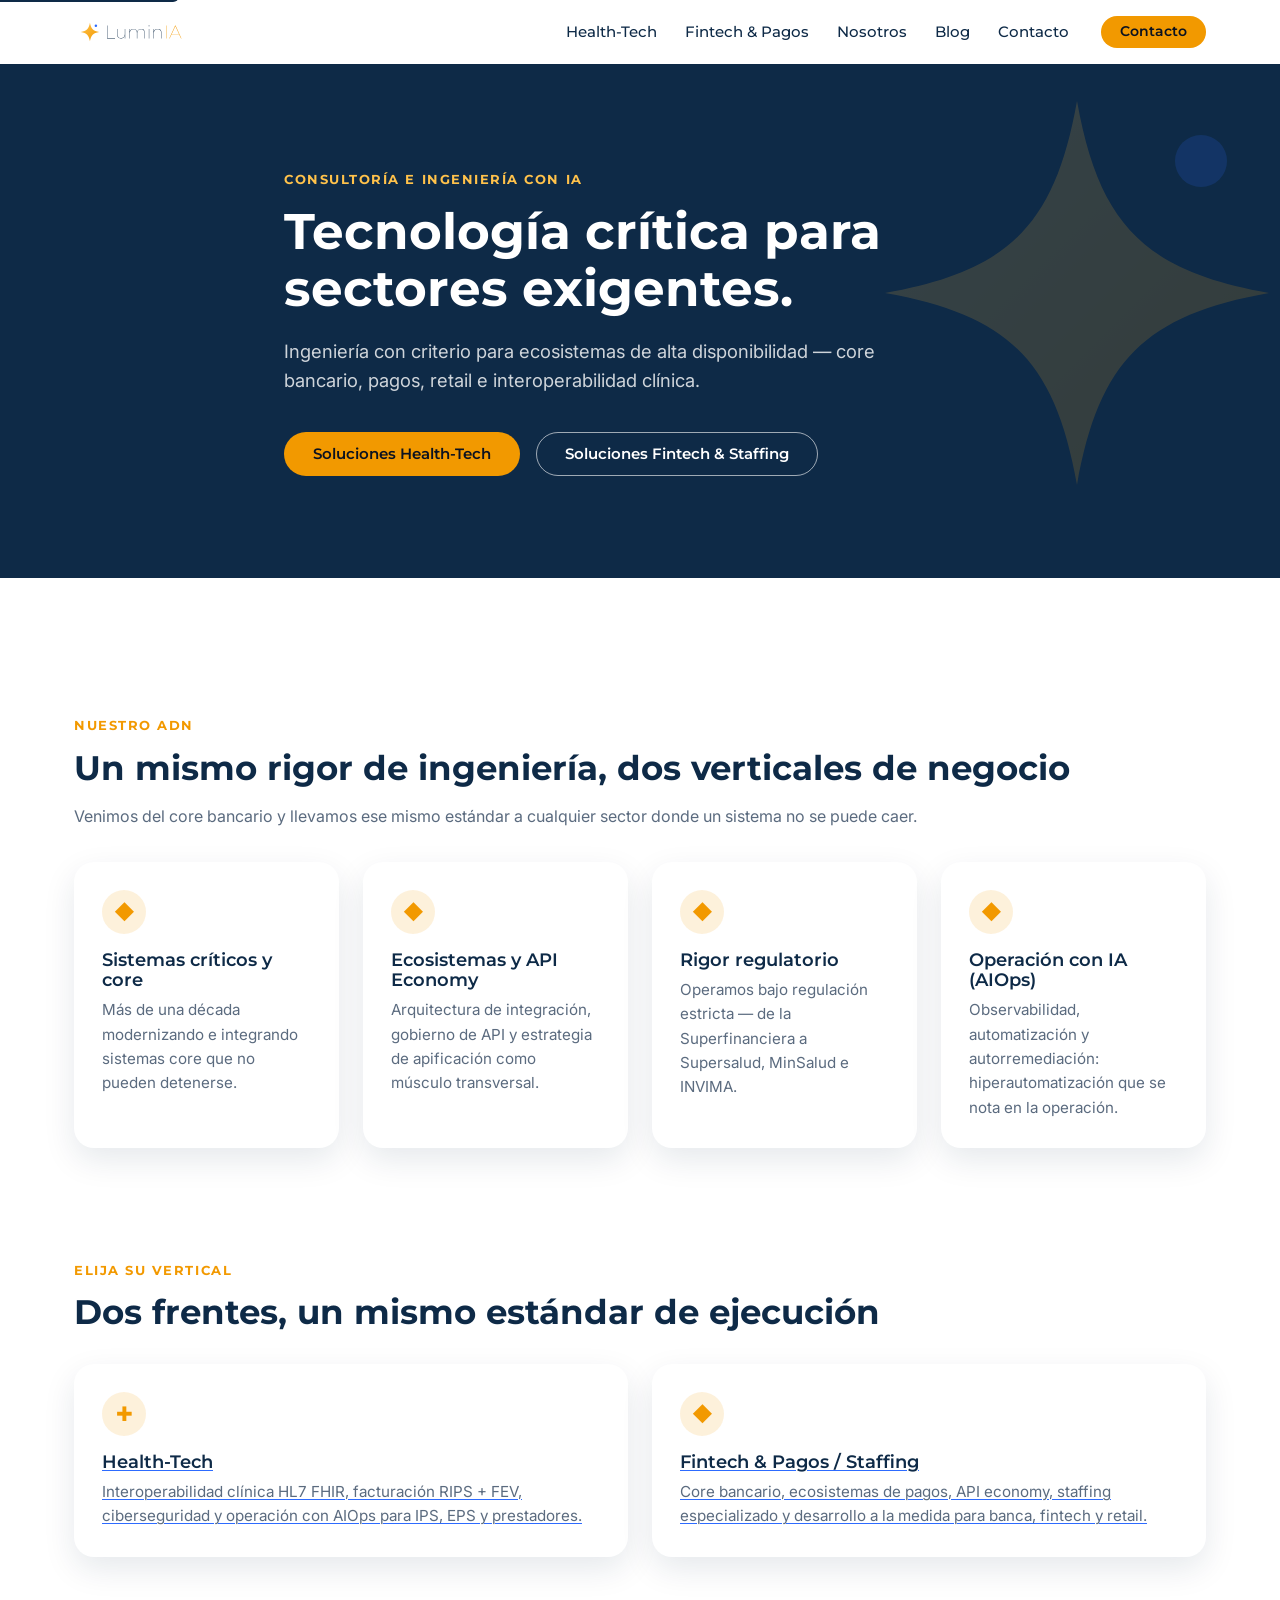
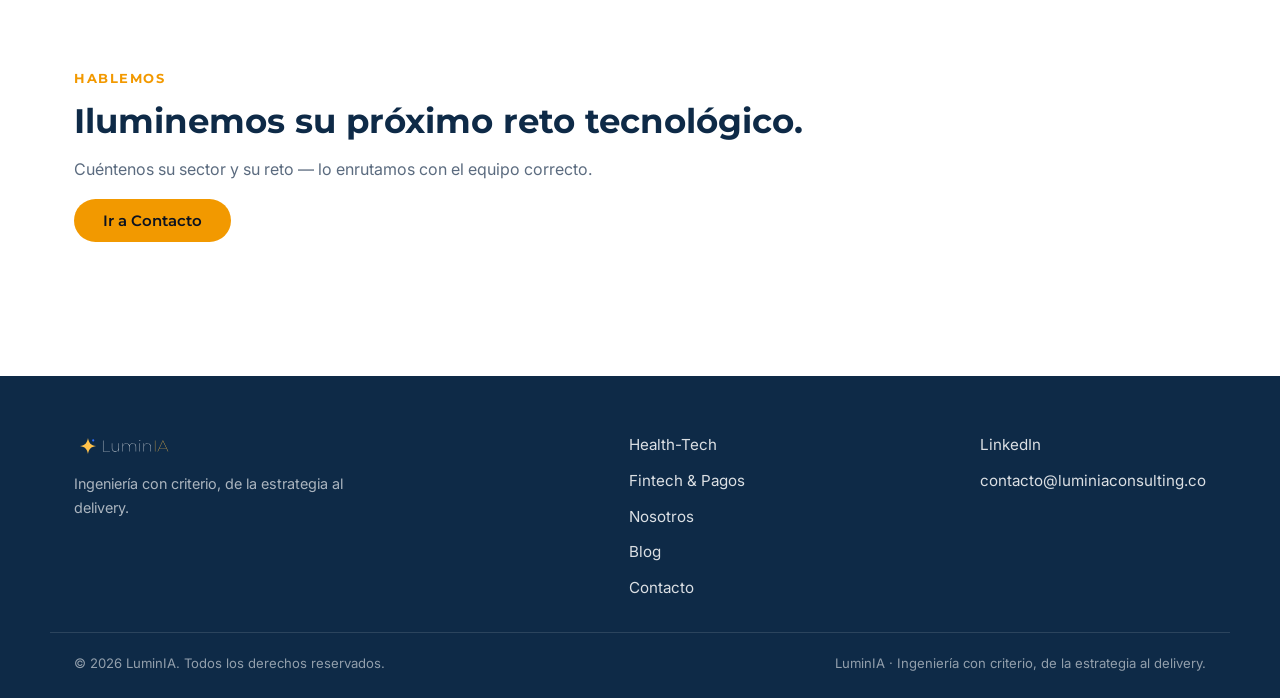
<file: index.html>
<!DOCTYPE html>
<html lang="es">
<head>
<meta charset="utf-8">
<meta http-equiv="X-UA-Compatible" content="IE=edge">
<meta name="viewport" content="width=device-width, initial-scale=1">
<meta name="theme-color" content="#0e2a47">

<link rel="icon" type="image/svg+xml" href="/assets/logos/luminia-isotipo.svg">
<link rel="alternate icon" href="/assets/logos/luminia-isotipo.png">
<link rel="stylesheet" href="/assets/css/style.css">

<!-- Begin Jekyll SEO tag v2.9.0 -->
<title>LuminIA — Ingeniería con criterio para sistemas críticos | LuminIA</title>
<meta name="generator" content="Jekyll v4.4.1" />
<meta property="og:title" content="LuminIA — Ingeniería con criterio para sistemas críticos" />
<meta property="og:locale" content="en_US" />
<meta name="description" content="Consultoría e ingeniería de TI con IA aplicada para banca, fintech y retail." />
<meta name="twitter:description" property="og:description" content="Consultoría e ingeniería de TI con IA aplicada para banca, fintech y retail." />
<link rel="canonical" href="https://luminiaconsulting.co/" />
<meta property="og:url" content="https://luminiaconsulting.co/" />
<meta property="og:site_name" content="LuminIA" />
<meta property="og:type" content="website" />
<meta name="twitter:card" content="summary" />
<meta name="twitter:title" content="LuminIA — Ingeniería con criterio para sistemas críticos" />
<script type="application/ld+json">
{"@context":"https://schema.org","@type":"WebSite","description":"Consultoría e ingeniería de TI con IA aplicada para banca, fintech y retail.","headline":"LuminIA — Ingeniería con criterio para sistemas críticos","name":"LuminIA","publisher":{"@type":"Organization","logo":{"@type":"ImageObject","url":"https://luminiaconsulting.co/assets/logos/luminia-isotipo-app.png"}},"url":"https://luminiaconsulting.co/"}</script>
<!-- End Jekyll SEO tag -->

<link type="application/atom+xml" rel="alternate" href="https://luminiaconsulting.co/feed.xml" title="LuminIA" />

</head>
<body>
  <a class="skip-link" href="#main-content">Saltar al contenido</a>
  <header class="site-header">
  <div class="container site-header__inner">
    <a class="site-header__brand" href="/" aria-label="LuminIA">
      <img class="site-header__logo" src="/assets/logos/luminia-logo-principal.svg" alt="LuminIA">
    </a>

    <button type="button" class="nav-toggle" aria-expanded="false" aria-controls="site-nav">
      <span class="visually-hidden">Abrir menú</span>
      <span class="nav-toggle__bar"></span>
      <span class="nav-toggle__bar"></span>
      <span class="nav-toggle__bar"></span>
    </button>

    <nav class="site-nav" id="site-nav" aria-label="Principal">
      <ul class="site-nav__list">
        



  
  
    <li><a href="/salud/">Health-Tech</a></li>
  

  
  
    <li><a href="/fintech/">Fintech & Pagos</a></li>
  

  
  
    <li><a href="/about/">Nosotros</a></li>
  

  
  
    <li><a href="/blog/">Blog</a></li>
  

  
  
    <li><a href="/contacto/">Contacto</a></li>
  


      </ul>
      
        
        
          <a class="btn btn--primary btn--sm" href="/contacto/">Contacto</a>
        
      
    </nav>
  </div>
</header>


  <main id="main-content">
    <section class="hero">
  <img class="hero__spark" src="/assets/logos/luminia-isotipo.svg" alt="" aria-hidden="true">

  <div class="container hero__inner">
    
    <p class="kicker kicker--ondark">Consultoría e ingeniería con IA</p>

    <h1 class="hero__title">Tecnología crítica para sectores exigentes.</h1>

    
    <p class="hero__subtitle">Ingeniería con criterio para ecosistemas de alta disponibilidad — core bancario, pagos, retail e interoperabilidad clínica.</p>

    
    
      
      
      <div class="hero__actions">
        
          <a class="btn btn--primary" href="/salud/">Soluciones Health-Tech</a>
        
        
          <a class="btn btn--outline btn--ondark" href="/fintech/">Soluciones Fintech & Staffing</a>
        
      </div>
    
  </div>
</section>


<div class="container section">
  <div class="section--tight">
  <p class="kicker">Nuestro ADN</p>
  <h2>Un mismo rigor de ingeniería, dos verticales de negocio</h2>
  <p class="text-muted">Venimos del core bancario y llevamos ese mismo estándar a cualquier sector donde un sistema no se puede caer.</p>

  <div class="cards-grid">
    <div class="card">
      <div class="card__chip">◆</div>
      <h3 class="card__title">Sistemas críticos y core</h3>
      <p class="card__body">Más de una década modernizando e integrando sistemas core que no pueden detenerse.</p>
    </div>
    <div class="card">
      <div class="card__chip">◆</div>
      <h3 class="card__title">Ecosistemas y API Economy</h3>
      <p class="card__body">Arquitectura de integración, gobierno de API y estrategia de apificación como músculo transversal.</p>
    </div>
    <div class="card">
      <div class="card__chip">◆</div>
      <h3 class="card__title">Rigor regulatorio</h3>
      <p class="card__body">Operamos bajo regulación estricta — de la Superfinanciera a Supersalud, MinSalud e INVIMA.</p>
    </div>
    <div class="card">
      <div class="card__chip">◆</div>
      <h3 class="card__title">Operación con IA (AIOps)</h3>
      <p class="card__body">Observabilidad, automatización y autorremediación: hiperautomatización que se nota en la operación.</p>
    </div>
  </div>
</div>

<div class="section--tight">
  <p class="kicker">Elija su vertical</p>
  <h2>Dos frentes, un mismo estándar de ejecución</h2>

  <div class="cards-grid">
    <a class="card" href="/salud/">
      <div class="card__chip">✚</div>
      <h3 class="card__title">Health-Tech</h3>
      <p class="card__body">Interoperabilidad clínica HL7 FHIR, facturación RIPS + FEV, ciberseguridad y operación con AIOps para IPS, EPS y prestadores.</p>
    </a>
    <a class="card" href="/fintech/">
      <div class="card__chip">◆</div>
      <h3 class="card__title">Fintech &amp; Pagos / Staffing</h3>
      <p class="card__body">Core bancario, ecosistemas de pagos, API economy, staffing especializado y desarrollo a la medida para banca, fintech y retail.</p>
    </a>
  </div>
</div>

<div class="section--tight">
  <p class="kicker">Hablemos</p>
  <h2>Iluminemos su próximo reto tecnológico.</h2>
  <p class="text-muted">Cuéntenos su sector y su reto — lo enrutamos con el equipo correcto.</p>
  <a class="btn btn--primary" href="/contacto/">Ir a Contacto</a>
</div>

</div>

  </main>

  <footer class="site-footer">
  <div class="container site-footer__inner">
    <div class="site-footer__brand">
      <img class="site-footer__logo" src="/assets/logos/luminia-logo-negativo.svg" alt="LuminIA">
      <p class="site-footer__tagline">Ingeniería con criterio, de la estrategia al delivery.</p>
    </div>

    <nav class="site-footer__nav" aria-label="Footer">
      <ul>
        



  
  
    <li><a href="/salud/">Health-Tech</a></li>
  

  
  
    <li><a href="/fintech/">Fintech & Pagos</a></li>
  

  
  
    <li><a href="/about/">Nosotros</a></li>
  

  
  
    <li><a href="/blog/">Blog</a></li>
  

  
  
    <li><a href="/contacto/">Contacto</a></li>
  


      </ul>
    </nav>

    
      <ul class="site-footer__social">
        <li><a href="https://www.linkedin.com/company/luminia-consulting/">LinkedIn</a></li>
        
        <li><a href="mailto:contacto@luminiaconsulting.co">contacto@luminiaconsulting.co</a></li>
      </ul>
    
  </div>

  <div class="container site-footer__meta">
    <span>© 2026 LuminIA. Todos los derechos reservados.</span>
    <span>LuminIA · Ingeniería con criterio, de la estrategia al delivery.</span>
  </div>
</footer>


  <script src="/assets/js/luminia-theme.js" defer></script>
</body>
</html>
</file>
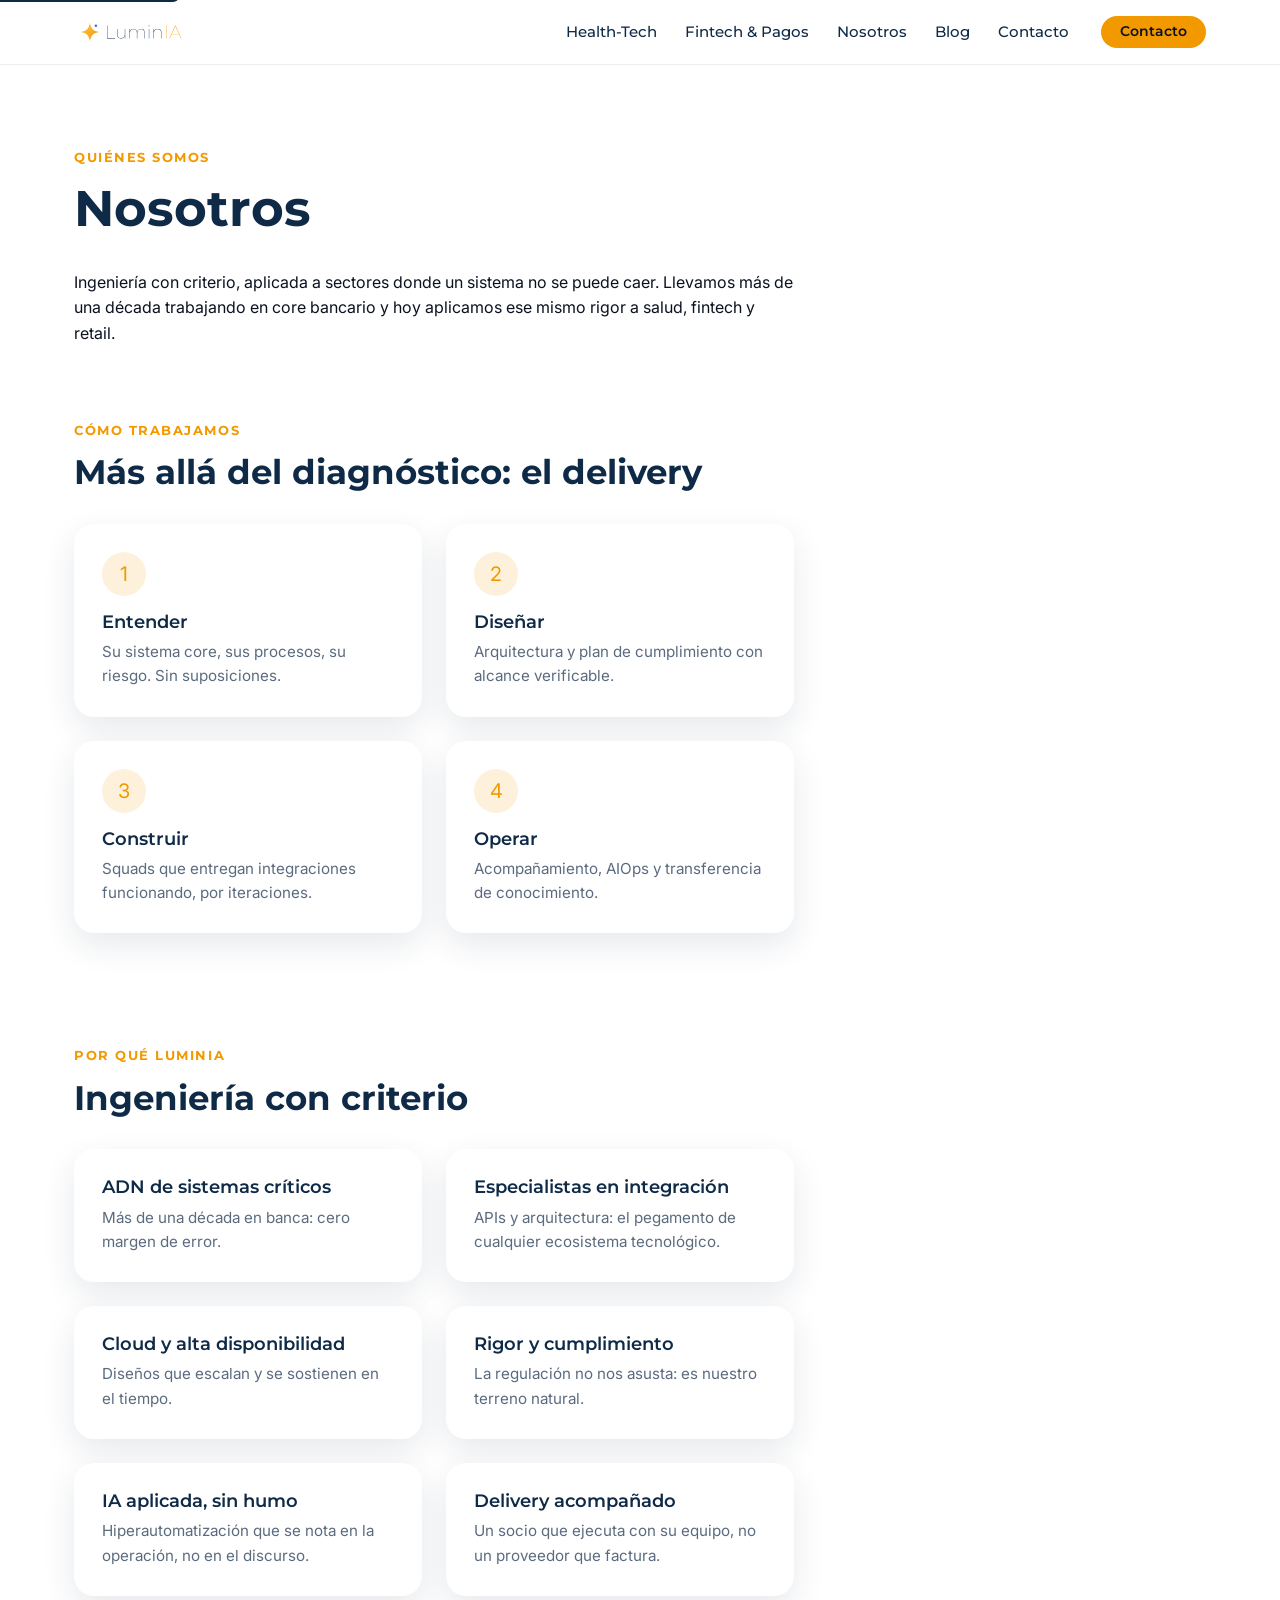
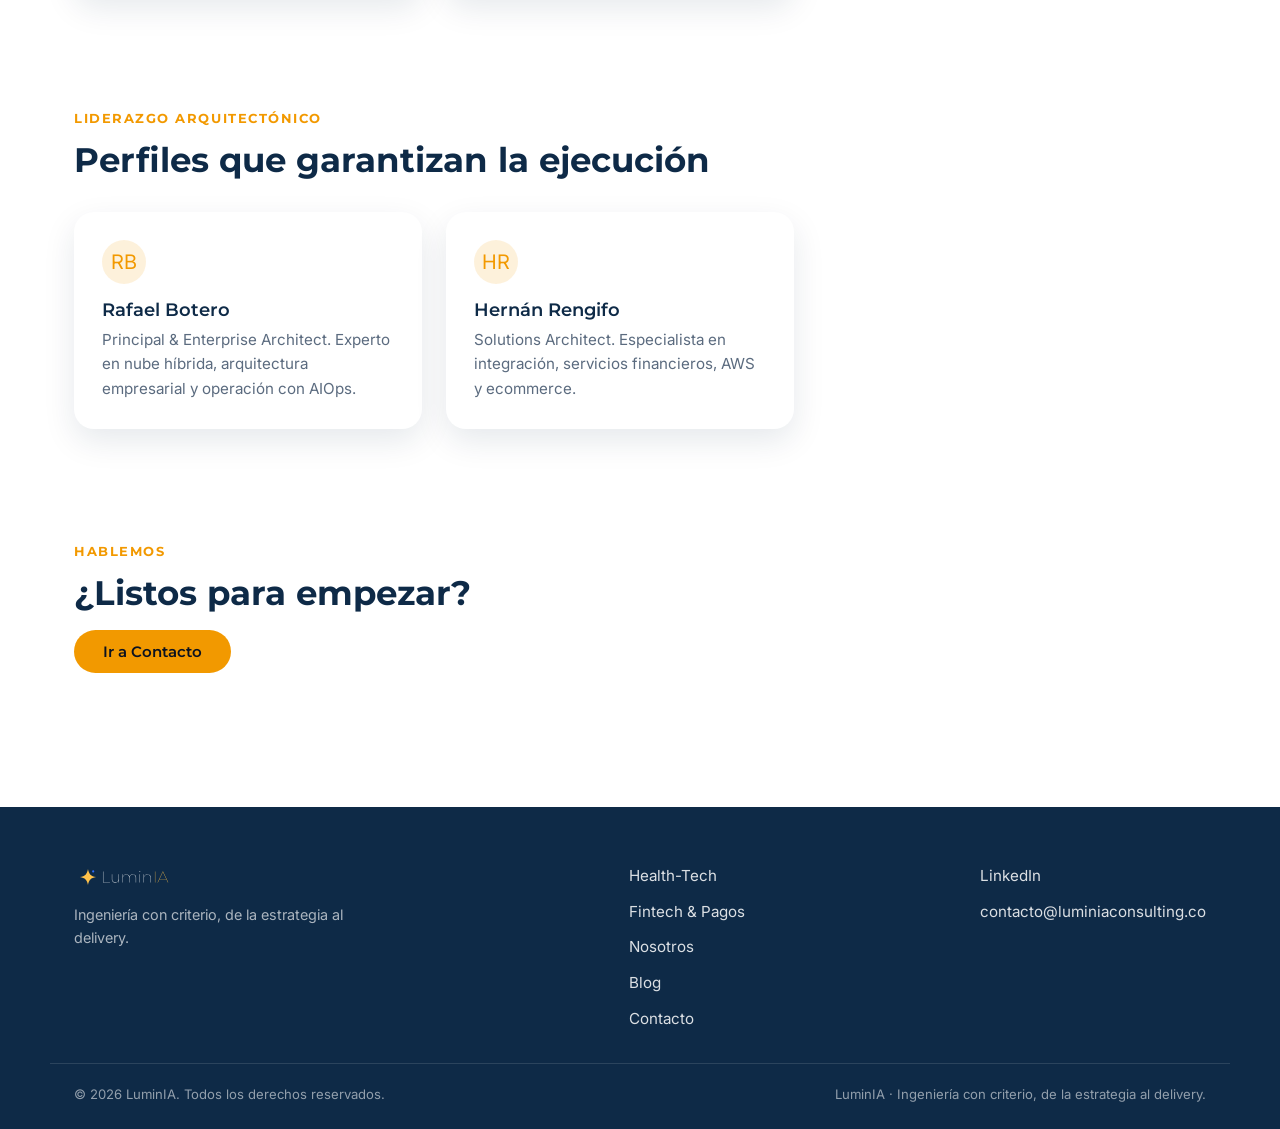
<file: about/index.html>
<!DOCTYPE html>
<html lang="es">
<head>
<meta charset="utf-8">
<meta http-equiv="X-UA-Compatible" content="IE=edge">
<meta name="viewport" content="width=device-width, initial-scale=1">
<meta name="theme-color" content="#0e2a47">

<link rel="icon" type="image/svg+xml" href="/assets/logos/luminia-isotipo.svg">
<link rel="alternate icon" href="/assets/logos/luminia-isotipo.png">
<link rel="stylesheet" href="/assets/css/style.css">

<!-- Begin Jekyll SEO tag v2.9.0 -->
<title>Nosotros | LuminIA</title>
<meta name="generator" content="Jekyll v4.4.1" />
<meta property="og:title" content="Nosotros" />
<meta property="og:locale" content="en_US" />
<meta name="description" content="Consultoría e ingeniería de TI con IA aplicada para banca, fintech y retail." />
<meta name="twitter:description" property="og:description" content="Consultoría e ingeniería de TI con IA aplicada para banca, fintech y retail." />
<link rel="canonical" href="https://luminiaconsulting.co/about/" />
<meta property="og:url" content="https://luminiaconsulting.co/about/" />
<meta property="og:site_name" content="LuminIA" />
<meta property="og:type" content="website" />
<meta name="twitter:card" content="summary" />
<meta name="twitter:title" content="Nosotros" />
<script type="application/ld+json">
{"@context":"https://schema.org","@type":"WebSite","description":"Consultoría e ingeniería de TI con IA aplicada para banca, fintech y retail.","headline":"Nosotros","name":"LuminIA","publisher":{"@type":"Organization","logo":{"@type":"ImageObject","url":"https://luminiaconsulting.co/assets/logos/luminia-isotipo-app.png"}},"url":"https://luminiaconsulting.co/about/"}</script>
<!-- End Jekyll SEO tag -->

<link type="application/atom+xml" rel="alternate" href="https://luminiaconsulting.co/feed.xml" title="LuminIA" />

</head>
<body>
  <a class="skip-link" href="#main-content">Saltar al contenido</a>
  <header class="site-header">
  <div class="container site-header__inner">
    <a class="site-header__brand" href="/" aria-label="LuminIA">
      <img class="site-header__logo" src="/assets/logos/luminia-logo-principal.svg" alt="LuminIA">
    </a>

    <button type="button" class="nav-toggle" aria-expanded="false" aria-controls="site-nav">
      <span class="visually-hidden">Abrir menú</span>
      <span class="nav-toggle__bar"></span>
      <span class="nav-toggle__bar"></span>
      <span class="nav-toggle__bar"></span>
    </button>

    <nav class="site-nav" id="site-nav" aria-label="Principal">
      <ul class="site-nav__list">
        



  
  
    <li><a href="/salud/">Health-Tech</a></li>
  

  
  
    <li><a href="/fintech/">Fintech & Pagos</a></li>
  

  
  
    <li><a href="/about/">Nosotros</a></li>
  

  
  
    <li><a href="/blog/">Blog</a></li>
  

  
  
    <li><a href="/contacto/">Contacto</a></li>
  


      </ul>
      
        
        
          <a class="btn btn--primary btn--sm" href="/contacto/">Contacto</a>
        
      
    </nav>
  </div>
</header>


  <main id="main-content">
    <article class="page">
  <div class="container section">
    
      <header class="page__header">
        <p class="kicker">Quiénes somos</p>
        <h1 class="page__title">Nosotros</h1>
      </header>
    

    <div class="page__content">
      <p>Ingeniería con criterio, aplicada a sectores donde un sistema no se puede caer. Llevamos más de una década trabajando en core bancario y hoy aplicamos ese mismo rigor a salud, fintech y retail.</p>

<div id="como-trabajamos" class="section--tight">
  <p class="kicker">Cómo trabajamos</p>
  <h2>Más allá del diagnóstico: el delivery</h2>

  <div class="cards-grid">
    <div class="card">
      <div class="card__chip">1</div>
      <h3 class="card__title">Entender</h3>
      <p class="card__body">Su sistema core, sus procesos, su riesgo. Sin suposiciones.</p>
    </div>
    <div class="card">
      <div class="card__chip">2</div>
      <h3 class="card__title">Diseñar</h3>
      <p class="card__body">Arquitectura y plan de cumplimiento con alcance verificable.</p>
    </div>
    <div class="card">
      <div class="card__chip">3</div>
      <h3 class="card__title">Construir</h3>
      <p class="card__body">Squads que entregan integraciones funcionando, por iteraciones.</p>
    </div>
    <div class="card">
      <div class="card__chip">4</div>
      <h3 class="card__title">Operar</h3>
      <p class="card__body">Acompañamiento, AIOps y transferencia de conocimiento.</p>
    </div>
  </div>
</div>

<div class="section--tight">
  <p class="kicker">Por qué LuminIA</p>
  <h2>Ingeniería con criterio</h2>

  <div class="cards-grid">
    <div class="card">
      <h3 class="card__title">ADN de sistemas críticos</h3>
      <p class="card__body">Más de una década en banca: cero margen de error.</p>
    </div>
    <div class="card">
      <h3 class="card__title">Especialistas en integración</h3>
      <p class="card__body">APIs y arquitectura: el pegamento de cualquier ecosistema tecnológico.</p>
    </div>
    <div class="card">
      <h3 class="card__title">Cloud y alta disponibilidad</h3>
      <p class="card__body">Diseños que escalan y se sostienen en el tiempo.</p>
    </div>
    <div class="card">
      <h3 class="card__title">Rigor y cumplimiento</h3>
      <p class="card__body">La regulación no nos asusta: es nuestro terreno natural.</p>
    </div>
    <div class="card">
      <h3 class="card__title">IA aplicada, sin humo</h3>
      <p class="card__body">Hiperautomatización que se nota en la operación, no en el discurso.</p>
    </div>
    <div class="card">
      <h3 class="card__title">Delivery acompañado</h3>
      <p class="card__body">Un socio que ejecuta con su equipo, no un proveedor que factura.</p>
    </div>
  </div>
</div>

<div class="section--tight">
  <p class="kicker">Liderazgo arquitectónico</p>
  <h2>Perfiles que garantizan la ejecución</h2>

  <div class="cards-grid">
    <div class="card">
      <div class="card__chip">RB</div>
      <h3 class="card__title">Rafael Botero</h3>
      <p class="card__body">Principal &amp; Enterprise Architect. Experto en nube híbrida, arquitectura empresarial y operación con AIOps.</p>
    </div>
    <div class="card">
      <div class="card__chip">HR</div>
      <h3 class="card__title">Hernán Rengifo</h3>
      <p class="card__body">Solutions Architect. Especialista en integración, servicios financieros, AWS y ecommerce.</p>
    </div>
  </div>
</div>

<div class="section--tight">
  <p class="kicker">Hablemos</p>
  <h2>¿Listos para empezar?</h2>
  <a class="btn btn--primary" href="/contacto/">Ir a Contacto</a>
</div>

    </div>
  </div>
</article>

  </main>

  <footer class="site-footer">
  <div class="container site-footer__inner">
    <div class="site-footer__brand">
      <img class="site-footer__logo" src="/assets/logos/luminia-logo-negativo.svg" alt="LuminIA">
      <p class="site-footer__tagline">Ingeniería con criterio, de la estrategia al delivery.</p>
    </div>

    <nav class="site-footer__nav" aria-label="Footer">
      <ul>
        



  
  
    <li><a href="/salud/">Health-Tech</a></li>
  

  
  
    <li><a href="/fintech/">Fintech & Pagos</a></li>
  

  
  
    <li><a href="/about/">Nosotros</a></li>
  

  
  
    <li><a href="/blog/">Blog</a></li>
  

  
  
    <li><a href="/contacto/">Contacto</a></li>
  


      </ul>
    </nav>

    
      <ul class="site-footer__social">
        <li><a href="https://www.linkedin.com/company/luminia-consulting/">LinkedIn</a></li>
        
        <li><a href="mailto:contacto@luminiaconsulting.co">contacto@luminiaconsulting.co</a></li>
      </ul>
    
  </div>

  <div class="container site-footer__meta">
    <span>© 2026 LuminIA. Todos los derechos reservados.</span>
    <span>LuminIA · Ingeniería con criterio, de la estrategia al delivery.</span>
  </div>
</footer>


  <script src="/assets/js/luminia-theme.js" defer></script>
</body>
</html>
</file>
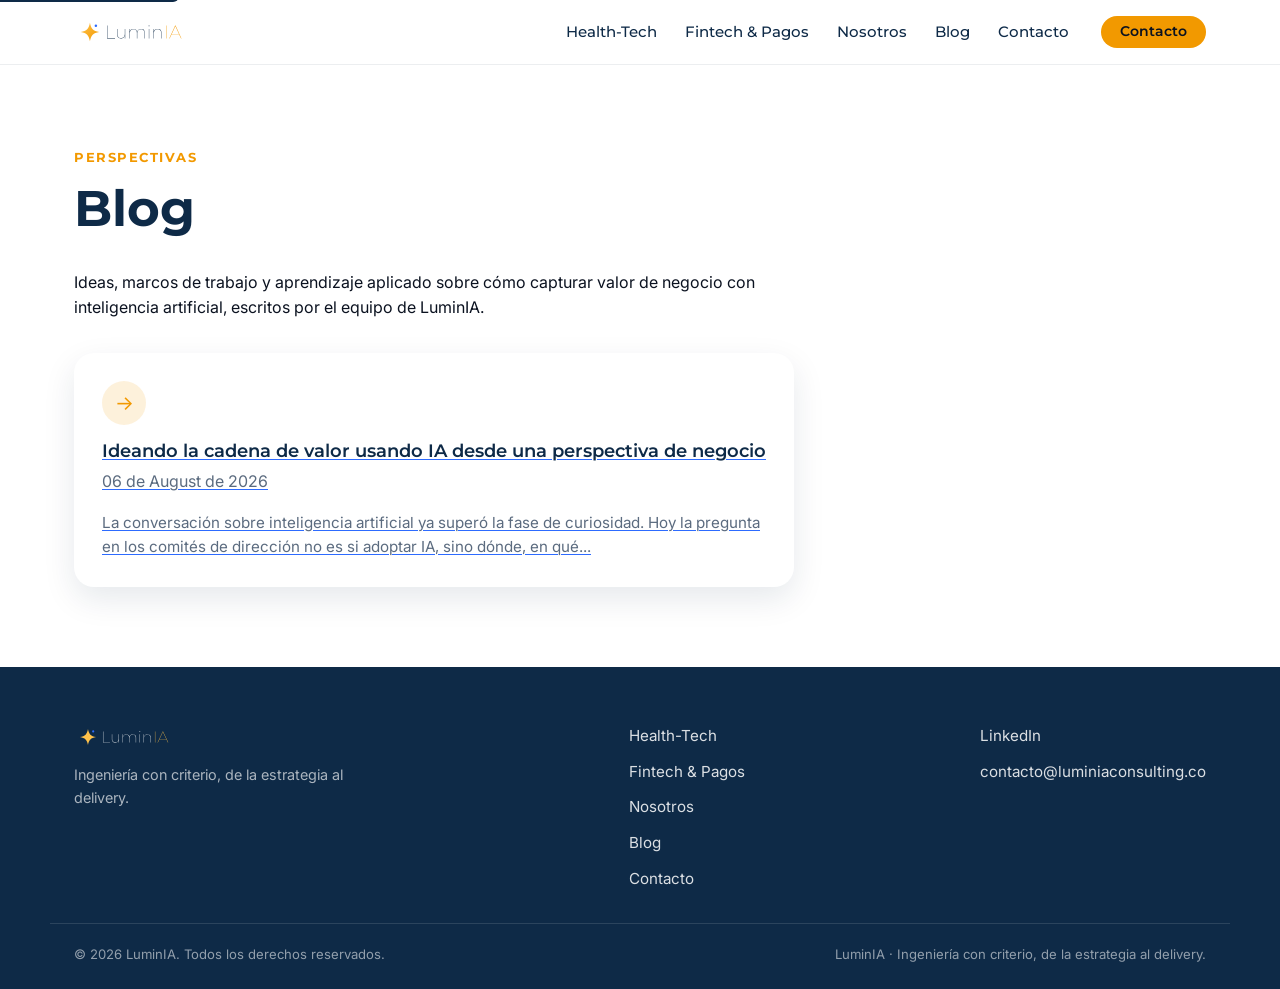
<file: blog/index.html>
<!DOCTYPE html>
<html lang="es">
<head>
<meta charset="utf-8">
<meta http-equiv="X-UA-Compatible" content="IE=edge">
<meta name="viewport" content="width=device-width, initial-scale=1">
<meta name="theme-color" content="#0e2a47">

<link rel="icon" type="image/svg+xml" href="/assets/logos/luminia-isotipo.svg">
<link rel="alternate icon" href="/assets/logos/luminia-isotipo.png">
<link rel="stylesheet" href="/assets/css/style.css">

<!-- Begin Jekyll SEO tag v2.9.0 -->
<title>Blog | LuminIA</title>
<meta name="generator" content="Jekyll v4.4.1" />
<meta property="og:title" content="Blog" />
<meta property="og:locale" content="en_US" />
<meta name="description" content="Consultoría e ingeniería de TI con IA aplicada para banca, fintech y retail." />
<meta name="twitter:description" property="og:description" content="Consultoría e ingeniería de TI con IA aplicada para banca, fintech y retail." />
<link rel="canonical" href="https://luminiaconsulting.co/blog/" />
<meta property="og:url" content="https://luminiaconsulting.co/blog/" />
<meta property="og:site_name" content="LuminIA" />
<meta property="og:type" content="website" />
<meta name="twitter:card" content="summary" />
<meta name="twitter:title" content="Blog" />
<script type="application/ld+json">
{"@context":"https://schema.org","@type":"WebPage","description":"Consultoría e ingeniería de TI con IA aplicada para banca, fintech y retail.","headline":"Blog","publisher":{"@type":"Organization","logo":{"@type":"ImageObject","url":"https://luminiaconsulting.co/assets/logos/luminia-isotipo-app.png"}},"url":"https://luminiaconsulting.co/blog/"}</script>
<!-- End Jekyll SEO tag -->

<link type="application/atom+xml" rel="alternate" href="https://luminiaconsulting.co/feed.xml" title="LuminIA" />

</head>
<body>
  <a class="skip-link" href="#main-content">Saltar al contenido</a>
  <header class="site-header">
  <div class="container site-header__inner">
    <a class="site-header__brand" href="/" aria-label="LuminIA">
      <img class="site-header__logo" src="/assets/logos/luminia-logo-principal.svg" alt="LuminIA">
    </a>

    <button type="button" class="nav-toggle" aria-expanded="false" aria-controls="site-nav">
      <span class="visually-hidden">Abrir menú</span>
      <span class="nav-toggle__bar"></span>
      <span class="nav-toggle__bar"></span>
      <span class="nav-toggle__bar"></span>
    </button>

    <nav class="site-nav" id="site-nav" aria-label="Principal">
      <ul class="site-nav__list">
        



  
  
    <li><a href="/salud/">Health-Tech</a></li>
  

  
  
    <li><a href="/fintech/">Fintech & Pagos</a></li>
  

  
  
    <li><a href="/about/">Nosotros</a></li>
  

  
  
    <li><a href="/blog/">Blog</a></li>
  

  
  
    <li><a href="/contacto/">Contacto</a></li>
  


      </ul>
      
        
        
          <a class="btn btn--primary btn--sm" href="/contacto/">Contacto</a>
        
      
    </nav>
  </div>
</header>


  <main id="main-content">
    <article class="page">
  <div class="container section">
    
      <header class="page__header">
        <p class="kicker">Perspectivas</p>
        <h1 class="page__title">Blog</h1>
      </header>
    

    <div class="page__content">
      <p>Ideas, marcos de trabajo y aprendizaje aplicado sobre cómo capturar valor de negocio con inteligencia artificial, escritos por el equipo de LuminIA.</p>

<div class="cards-grid">

  <a class="card" href="/estrategia/2026/08/06/cadena-de-valor-ia-negocio.html">
    <div class="card__chip">→</div>
    <h3 class="card__title">Ideando la cadena de valor usando IA desde una perspectiva de negocio</h3>
    <p class="text-muted">06 de August de 2026</p>
    <p class="card__body">La conversación sobre inteligencia artificial ya superó la fase de curiosidad. Hoy la pregunta en los comités de dirección no es si adoptar IA, sino dónde, en qué...</p>
  </a>

</div>

    </div>
  </div>
</article>

  </main>

  <footer class="site-footer">
  <div class="container site-footer__inner">
    <div class="site-footer__brand">
      <img class="site-footer__logo" src="/assets/logos/luminia-logo-negativo.svg" alt="LuminIA">
      <p class="site-footer__tagline">Ingeniería con criterio, de la estrategia al delivery.</p>
    </div>

    <nav class="site-footer__nav" aria-label="Footer">
      <ul>
        



  
  
    <li><a href="/salud/">Health-Tech</a></li>
  

  
  
    <li><a href="/fintech/">Fintech & Pagos</a></li>
  

  
  
    <li><a href="/about/">Nosotros</a></li>
  

  
  
    <li><a href="/blog/">Blog</a></li>
  

  
  
    <li><a href="/contacto/">Contacto</a></li>
  


      </ul>
    </nav>

    
      <ul class="site-footer__social">
        <li><a href="https://www.linkedin.com/company/luminia-consulting/">LinkedIn</a></li>
        
        <li><a href="mailto:contacto@luminiaconsulting.co">contacto@luminiaconsulting.co</a></li>
      </ul>
    
  </div>

  <div class="container site-footer__meta">
    <span>© 2026 LuminIA. Todos los derechos reservados.</span>
    <span>LuminIA · Ingeniería con criterio, de la estrategia al delivery.</span>
  </div>
</footer>


  <script src="/assets/js/luminia-theme.js" defer></script>
</body>
</html>
</file>
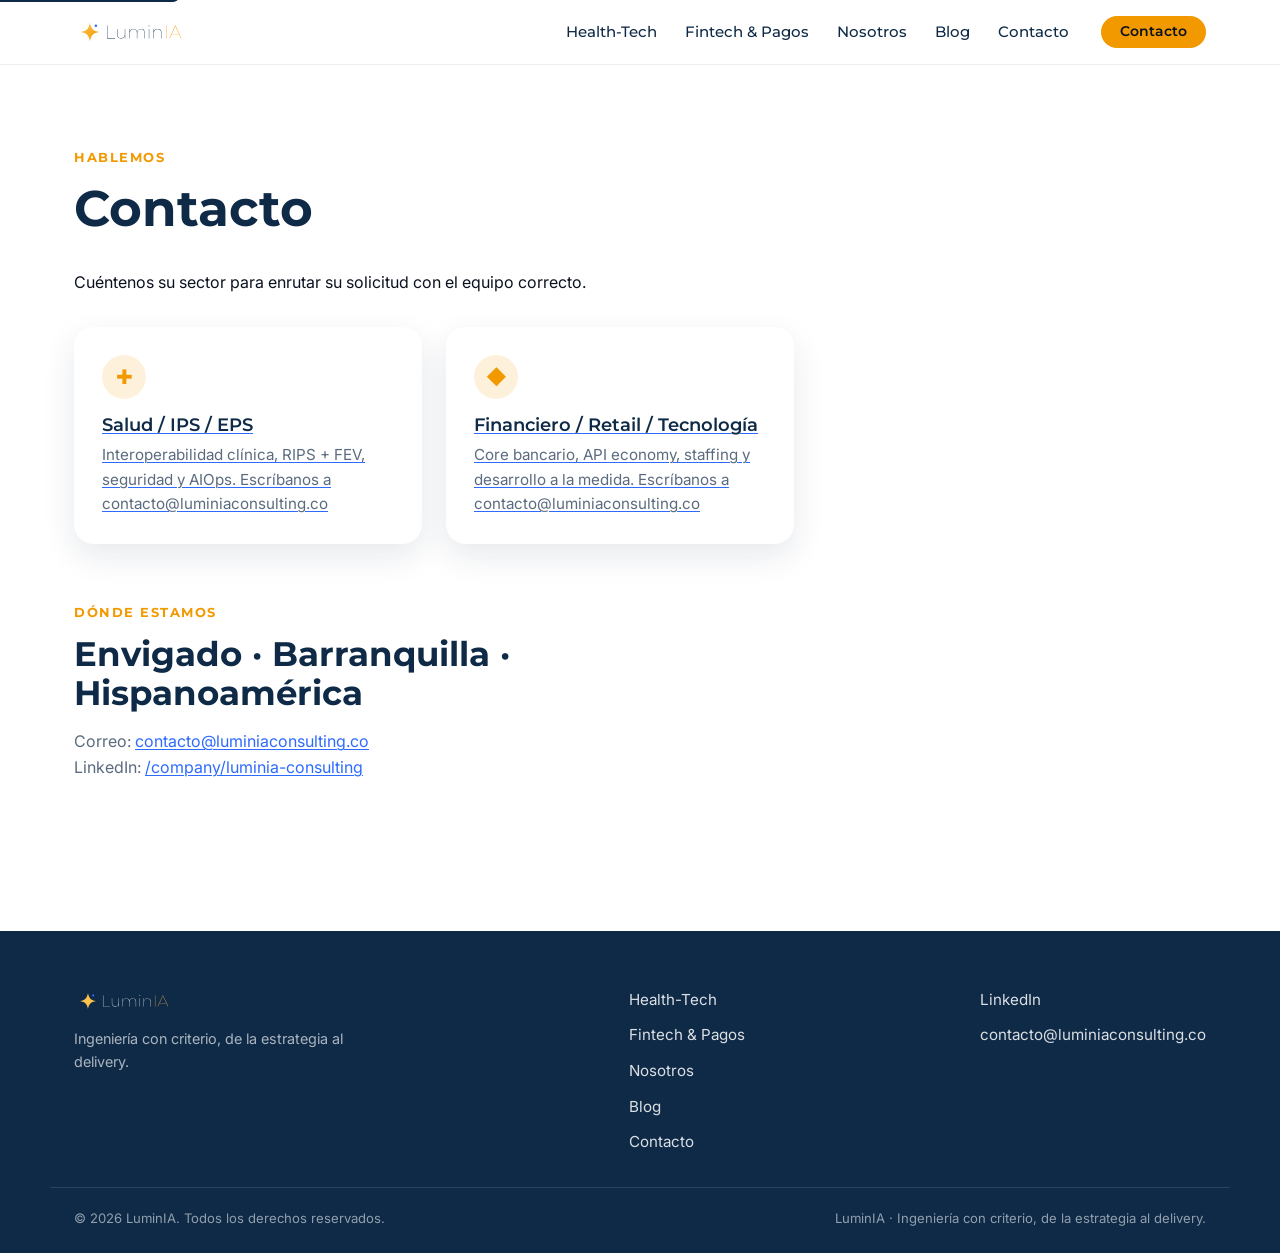
<file: contacto/index.html>
<!DOCTYPE html>
<html lang="es">
<head>
<meta charset="utf-8">
<meta http-equiv="X-UA-Compatible" content="IE=edge">
<meta name="viewport" content="width=device-width, initial-scale=1">
<meta name="theme-color" content="#0e2a47">

<link rel="icon" type="image/svg+xml" href="/assets/logos/luminia-isotipo.svg">
<link rel="alternate icon" href="/assets/logos/luminia-isotipo.png">
<link rel="stylesheet" href="/assets/css/style.css">

<!-- Begin Jekyll SEO tag v2.9.0 -->
<title>Contacto | LuminIA</title>
<meta name="generator" content="Jekyll v4.4.1" />
<meta property="og:title" content="Contacto" />
<meta property="og:locale" content="en_US" />
<meta name="description" content="Consultoría e ingeniería de TI con IA aplicada para banca, fintech y retail." />
<meta name="twitter:description" property="og:description" content="Consultoría e ingeniería de TI con IA aplicada para banca, fintech y retail." />
<link rel="canonical" href="https://luminiaconsulting.co/contacto/" />
<meta property="og:url" content="https://luminiaconsulting.co/contacto/" />
<meta property="og:site_name" content="LuminIA" />
<meta property="og:type" content="website" />
<meta name="twitter:card" content="summary" />
<meta name="twitter:title" content="Contacto" />
<script type="application/ld+json">
{"@context":"https://schema.org","@type":"WebPage","description":"Consultoría e ingeniería de TI con IA aplicada para banca, fintech y retail.","headline":"Contacto","publisher":{"@type":"Organization","logo":{"@type":"ImageObject","url":"https://luminiaconsulting.co/assets/logos/luminia-isotipo-app.png"}},"url":"https://luminiaconsulting.co/contacto/"}</script>
<!-- End Jekyll SEO tag -->

<link type="application/atom+xml" rel="alternate" href="https://luminiaconsulting.co/feed.xml" title="LuminIA" />

</head>
<body>
  <a class="skip-link" href="#main-content">Saltar al contenido</a>
  <header class="site-header">
  <div class="container site-header__inner">
    <a class="site-header__brand" href="/" aria-label="LuminIA">
      <img class="site-header__logo" src="/assets/logos/luminia-logo-principal.svg" alt="LuminIA">
    </a>

    <button type="button" class="nav-toggle" aria-expanded="false" aria-controls="site-nav">
      <span class="visually-hidden">Abrir menú</span>
      <span class="nav-toggle__bar"></span>
      <span class="nav-toggle__bar"></span>
      <span class="nav-toggle__bar"></span>
    </button>

    <nav class="site-nav" id="site-nav" aria-label="Principal">
      <ul class="site-nav__list">
        



  
  
    <li><a href="/salud/">Health-Tech</a></li>
  

  
  
    <li><a href="/fintech/">Fintech & Pagos</a></li>
  

  
  
    <li><a href="/about/">Nosotros</a></li>
  

  
  
    <li><a href="/blog/">Blog</a></li>
  

  
  
    <li><a href="/contacto/">Contacto</a></li>
  


      </ul>
      
        
        
          <a class="btn btn--primary btn--sm" href="/contacto/">Contacto</a>
        
      
    </nav>
  </div>
</header>


  <main id="main-content">
    <article class="page">
  <div class="container section">
    
      <header class="page__header">
        <p class="kicker">Hablemos</p>
        <h1 class="page__title">Contacto</h1>
      </header>
    

    <div class="page__content">
      <p>Cuéntenos su sector para enrutar su solicitud con el equipo correcto.</p>

<div class="cards-grid">
  <a class="card" href="mailto:contacto@luminiaconsulting.co?subject=Consulta%20Health-Tech%20(Salud%20/%20IPS%20/%20EPS)">
    <div class="card__chip">✚</div>
    <h3 class="card__title">Salud / IPS / EPS</h3>
    <p class="card__body">Interoperabilidad clínica, RIPS + FEV, seguridad y AIOps. Escríbanos a contacto@luminiaconsulting.co</p>
  </a>
  <a class="card" href="mailto:contacto@luminiaconsulting.co?subject=Consulta%20Fintech%20%2F%20Staffing%20(Financiero%20/%20Retail%20/%20Tecnolog%C3%ADa)">
    <div class="card__chip">◆</div>
    <h3 class="card__title">Financiero / Retail / Tecnología</h3>
    <p class="card__body">Core bancario, API economy, staffing y desarrollo a la medida. Escríbanos a contacto@luminiaconsulting.co</p>
  </a>
</div>

<div class="section--tight">
  <p class="kicker">Dónde estamos</p>
  <h2>Envigado · Barranquilla · Hispanoamérica</h2>
  <p class="text-muted">
    Correo: <a href="mailto:contacto@luminiaconsulting.co">contacto@luminiaconsulting.co</a><br />
    LinkedIn: <a href="https://www.linkedin.com/company/luminia-consulting/">/company/luminia-consulting</a>
  </p>
</div>

    </div>
  </div>
</article>

  </main>

  <footer class="site-footer">
  <div class="container site-footer__inner">
    <div class="site-footer__brand">
      <img class="site-footer__logo" src="/assets/logos/luminia-logo-negativo.svg" alt="LuminIA">
      <p class="site-footer__tagline">Ingeniería con criterio, de la estrategia al delivery.</p>
    </div>

    <nav class="site-footer__nav" aria-label="Footer">
      <ul>
        



  
  
    <li><a href="/salud/">Health-Tech</a></li>
  

  
  
    <li><a href="/fintech/">Fintech & Pagos</a></li>
  

  
  
    <li><a href="/about/">Nosotros</a></li>
  

  
  
    <li><a href="/blog/">Blog</a></li>
  

  
  
    <li><a href="/contacto/">Contacto</a></li>
  


      </ul>
    </nav>

    
      <ul class="site-footer__social">
        <li><a href="https://www.linkedin.com/company/luminia-consulting/">LinkedIn</a></li>
        
        <li><a href="mailto:contacto@luminiaconsulting.co">contacto@luminiaconsulting.co</a></li>
      </ul>
    
  </div>

  <div class="container site-footer__meta">
    <span>© 2026 LuminIA. Todos los derechos reservados.</span>
    <span>LuminIA · Ingeniería con criterio, de la estrategia al delivery.</span>
  </div>
</footer>


  <script src="/assets/js/luminia-theme.js" defer></script>
</body>
</html>
</file>
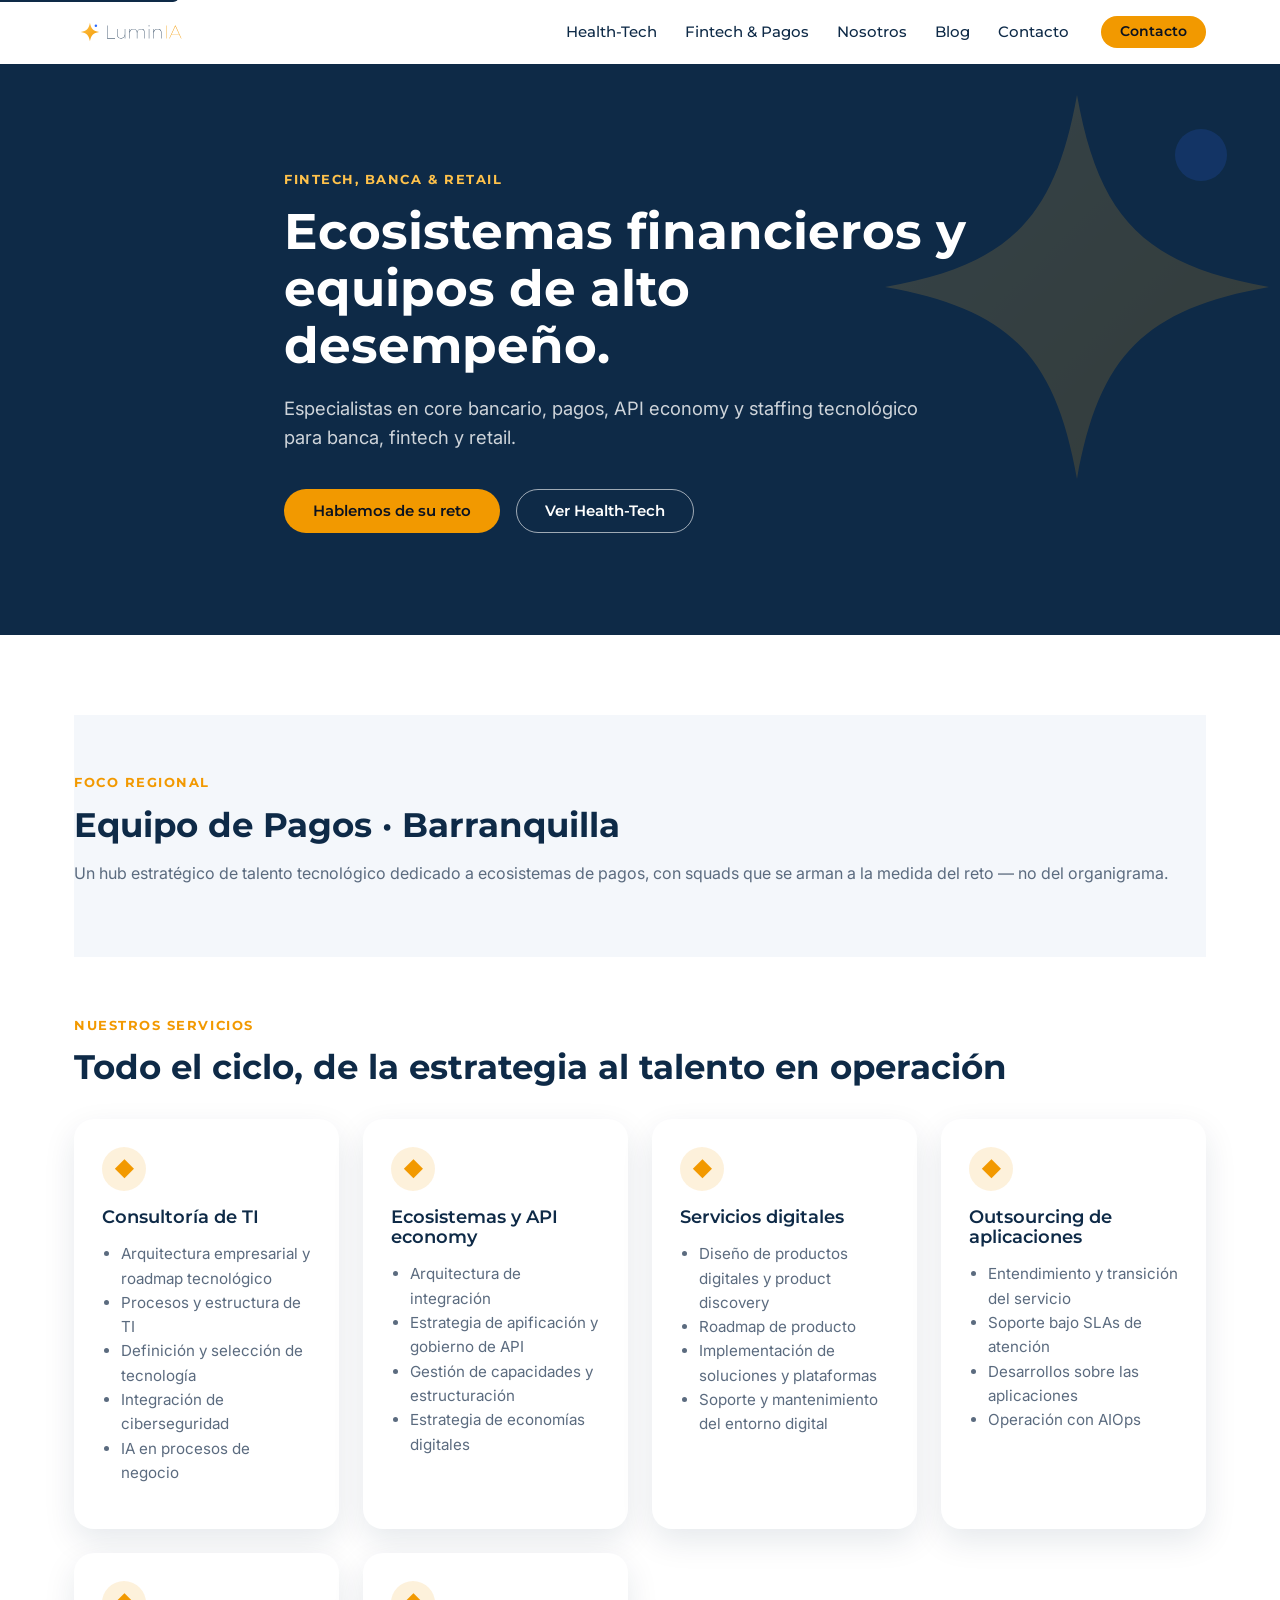
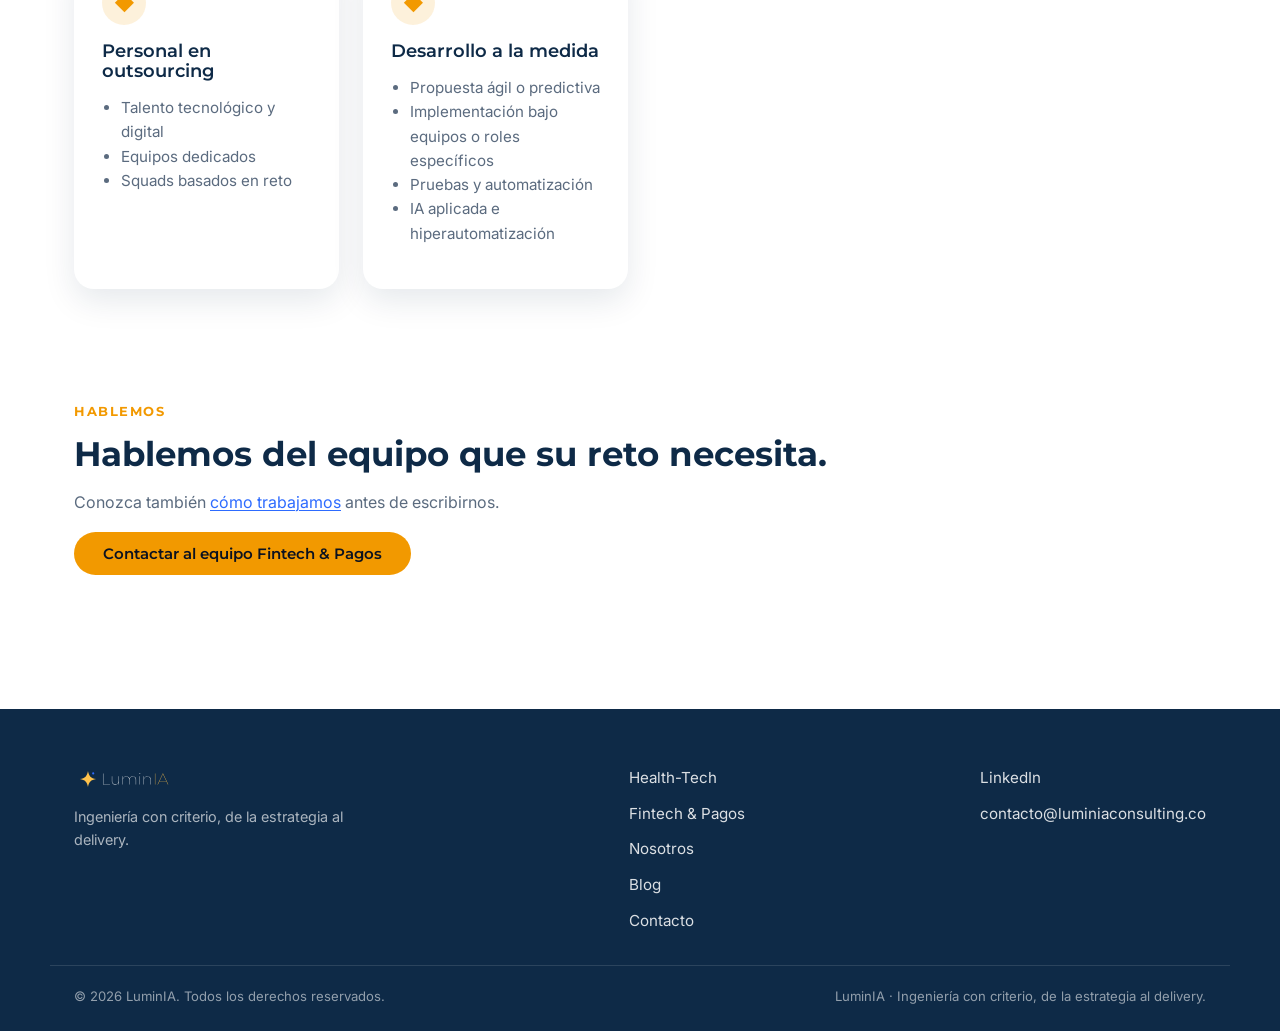
<file: fintech/index.html>
<!DOCTYPE html>
<html lang="es">
<head>
<meta charset="utf-8">
<meta http-equiv="X-UA-Compatible" content="IE=edge">
<meta name="viewport" content="width=device-width, initial-scale=1">
<meta name="theme-color" content="#0e2a47">

<link rel="icon" type="image/svg+xml" href="/assets/logos/luminia-isotipo.svg">
<link rel="alternate icon" href="/assets/logos/luminia-isotipo.png">
<link rel="stylesheet" href="/assets/css/style.css">

<!-- Begin Jekyll SEO tag v2.9.0 -->
<title>Fintech &amp; Pagos / Staffing — Ecosistemas financieros y equipos de alto desempeño | LuminIA</title>
<meta name="generator" content="Jekyll v4.4.1" />
<meta property="og:title" content="Fintech &amp; Pagos / Staffing — Ecosistemas financieros y equipos de alto desempeño" />
<meta property="og:locale" content="en_US" />
<meta name="description" content="Consultoría e ingeniería de TI con IA aplicada para banca, fintech y retail." />
<meta name="twitter:description" property="og:description" content="Consultoría e ingeniería de TI con IA aplicada para banca, fintech y retail." />
<link rel="canonical" href="https://luminiaconsulting.co/fintech/" />
<meta property="og:url" content="https://luminiaconsulting.co/fintech/" />
<meta property="og:site_name" content="LuminIA" />
<meta property="og:type" content="website" />
<meta name="twitter:card" content="summary" />
<meta name="twitter:title" content="Fintech &amp; Pagos / Staffing — Ecosistemas financieros y equipos de alto desempeño" />
<script type="application/ld+json">
{"@context":"https://schema.org","@type":"WebPage","description":"Consultoría e ingeniería de TI con IA aplicada para banca, fintech y retail.","headline":"Fintech &amp; Pagos / Staffing — Ecosistemas financieros y equipos de alto desempeño","publisher":{"@type":"Organization","logo":{"@type":"ImageObject","url":"https://luminiaconsulting.co/assets/logos/luminia-isotipo-app.png"}},"url":"https://luminiaconsulting.co/fintech/"}</script>
<!-- End Jekyll SEO tag -->

<link type="application/atom+xml" rel="alternate" href="https://luminiaconsulting.co/feed.xml" title="LuminIA" />

</head>
<body>
  <a class="skip-link" href="#main-content">Saltar al contenido</a>
  <header class="site-header">
  <div class="container site-header__inner">
    <a class="site-header__brand" href="/" aria-label="LuminIA">
      <img class="site-header__logo" src="/assets/logos/luminia-logo-principal.svg" alt="LuminIA">
    </a>

    <button type="button" class="nav-toggle" aria-expanded="false" aria-controls="site-nav">
      <span class="visually-hidden">Abrir menú</span>
      <span class="nav-toggle__bar"></span>
      <span class="nav-toggle__bar"></span>
      <span class="nav-toggle__bar"></span>
    </button>

    <nav class="site-nav" id="site-nav" aria-label="Principal">
      <ul class="site-nav__list">
        



  
  
    <li><a href="/salud/">Health-Tech</a></li>
  

  
  
    <li><a href="/fintech/">Fintech & Pagos</a></li>
  

  
  
    <li><a href="/about/">Nosotros</a></li>
  

  
  
    <li><a href="/blog/">Blog</a></li>
  

  
  
    <li><a href="/contacto/">Contacto</a></li>
  


      </ul>
      
        
        
          <a class="btn btn--primary btn--sm" href="/contacto/">Contacto</a>
        
      
    </nav>
  </div>
</header>


  <main id="main-content">
    <section class="hero">
  <img class="hero__spark" src="/assets/logos/luminia-isotipo.svg" alt="" aria-hidden="true">

  <div class="container hero__inner">
    
    <p class="kicker kicker--ondark">Fintech, Banca & Retail</p>

    <h1 class="hero__title">Ecosistemas financieros y equipos de alto desempeño.</h1>

    
    <p class="hero__subtitle">Especialistas en core bancario, pagos, API economy y staffing tecnológico para banca, fintech y retail.</p>

    
    
      
      
      <div class="hero__actions">
        
          <a class="btn btn--primary" href="/contacto/">Hablemos de su reto</a>
        
        
          <a class="btn btn--outline btn--ondark" href="/salud/">Ver Health-Tech</a>
        
      </div>
    
  </div>
</section>


<div class="container section">
  <div class="section--tight section--mist">
  <p class="kicker">Foco regional</p>
  <h2>Equipo de Pagos · Barranquilla</h2>
  <p class="text-muted">Un hub estratégico de talento tecnológico dedicado a ecosistemas de pagos, con squads que se arman a la medida del reto — no del organigrama.</p>
</div>

<div class="section--tight">
  <p class="kicker">Nuestros servicios</p>
  <h2>Todo el ciclo, de la estrategia al talento en operación</h2>

  <div class="cards-grid">
    <div class="card">
      <div class="card__chip">◆</div>
      <h3 class="card__title">Consultoría de TI</h3>
      <div class="card__body">
        <ul>
          <li>Arquitectura empresarial y roadmap tecnológico</li>
          <li>Procesos y estructura de TI</li>
          <li>Definición y selección de tecnología</li>
          <li>Integración de ciberseguridad</li>
          <li>IA en procesos de negocio</li>
        </ul>
      </div>
    </div>
    <div class="card">
      <div class="card__chip">◆</div>
      <h3 class="card__title">Ecosistemas y API economy</h3>
      <div class="card__body">
        <ul>
          <li>Arquitectura de integración</li>
          <li>Estrategia de apificación y gobierno de API</li>
          <li>Gestión de capacidades y estructuración</li>
          <li>Estrategia de economías digitales</li>
        </ul>
      </div>
    </div>
    <div class="card">
      <div class="card__chip">◆</div>
      <h3 class="card__title">Servicios digitales</h3>
      <div class="card__body">
        <ul>
          <li>Diseño de productos digitales y product discovery</li>
          <li>Roadmap de producto</li>
          <li>Implementación de soluciones y plataformas</li>
          <li>Soporte y mantenimiento del entorno digital</li>
        </ul>
      </div>
    </div>
    <div class="card">
      <div class="card__chip">◆</div>
      <h3 class="card__title">Outsourcing de aplicaciones</h3>
      <div class="card__body">
        <ul>
          <li>Entendimiento y transición del servicio</li>
          <li>Soporte bajo SLAs de atención</li>
          <li>Desarrollos sobre las aplicaciones</li>
          <li>Operación con AIOps</li>
        </ul>
      </div>
    </div>
    <div class="card">
      <div class="card__chip">◆</div>
      <h3 class="card__title">Personal en outsourcing</h3>
      <div class="card__body">
        <ul>
          <li>Talento tecnológico y digital</li>
          <li>Equipos dedicados</li>
          <li>Squads basados en reto</li>
        </ul>
      </div>
    </div>
    <div class="card">
      <div class="card__chip">◆</div>
      <h3 class="card__title">Desarrollo a la medida</h3>
      <div class="card__body">
        <ul>
          <li>Propuesta ágil o predictiva</li>
          <li>Implementación bajo equipos o roles específicos</li>
          <li>Pruebas y automatización</li>
          <li>IA aplicada e hiperautomatización</li>
        </ul>
      </div>
    </div>
  </div>
</div>

<div class="section--tight">
  <p class="kicker">Hablemos</p>
  <h2>Hablemos del equipo que su reto necesita.</h2>
  <p class="text-muted">Conozca también <a href="/about/">cómo trabajamos</a> antes de escribirnos.</p>
  <a class="btn btn--primary" href="/contacto/">Contactar al equipo Fintech &amp; Pagos</a>
</div>

</div>

  </main>

  <footer class="site-footer">
  <div class="container site-footer__inner">
    <div class="site-footer__brand">
      <img class="site-footer__logo" src="/assets/logos/luminia-logo-negativo.svg" alt="LuminIA">
      <p class="site-footer__tagline">Ingeniería con criterio, de la estrategia al delivery.</p>
    </div>

    <nav class="site-footer__nav" aria-label="Footer">
      <ul>
        



  
  
    <li><a href="/salud/">Health-Tech</a></li>
  

  
  
    <li><a href="/fintech/">Fintech & Pagos</a></li>
  

  
  
    <li><a href="/about/">Nosotros</a></li>
  

  
  
    <li><a href="/blog/">Blog</a></li>
  

  
  
    <li><a href="/contacto/">Contacto</a></li>
  


      </ul>
    </nav>

    
      <ul class="site-footer__social">
        <li><a href="https://www.linkedin.com/company/luminia-consulting/">LinkedIn</a></li>
        
        <li><a href="mailto:contacto@luminiaconsulting.co">contacto@luminiaconsulting.co</a></li>
      </ul>
    
  </div>

  <div class="container site-footer__meta">
    <span>© 2026 LuminIA. Todos los derechos reservados.</span>
    <span>LuminIA · Ingeniería con criterio, de la estrategia al delivery.</span>
  </div>
</footer>


  <script src="/assets/js/luminia-theme.js" defer></script>
</body>
</html>
</file>
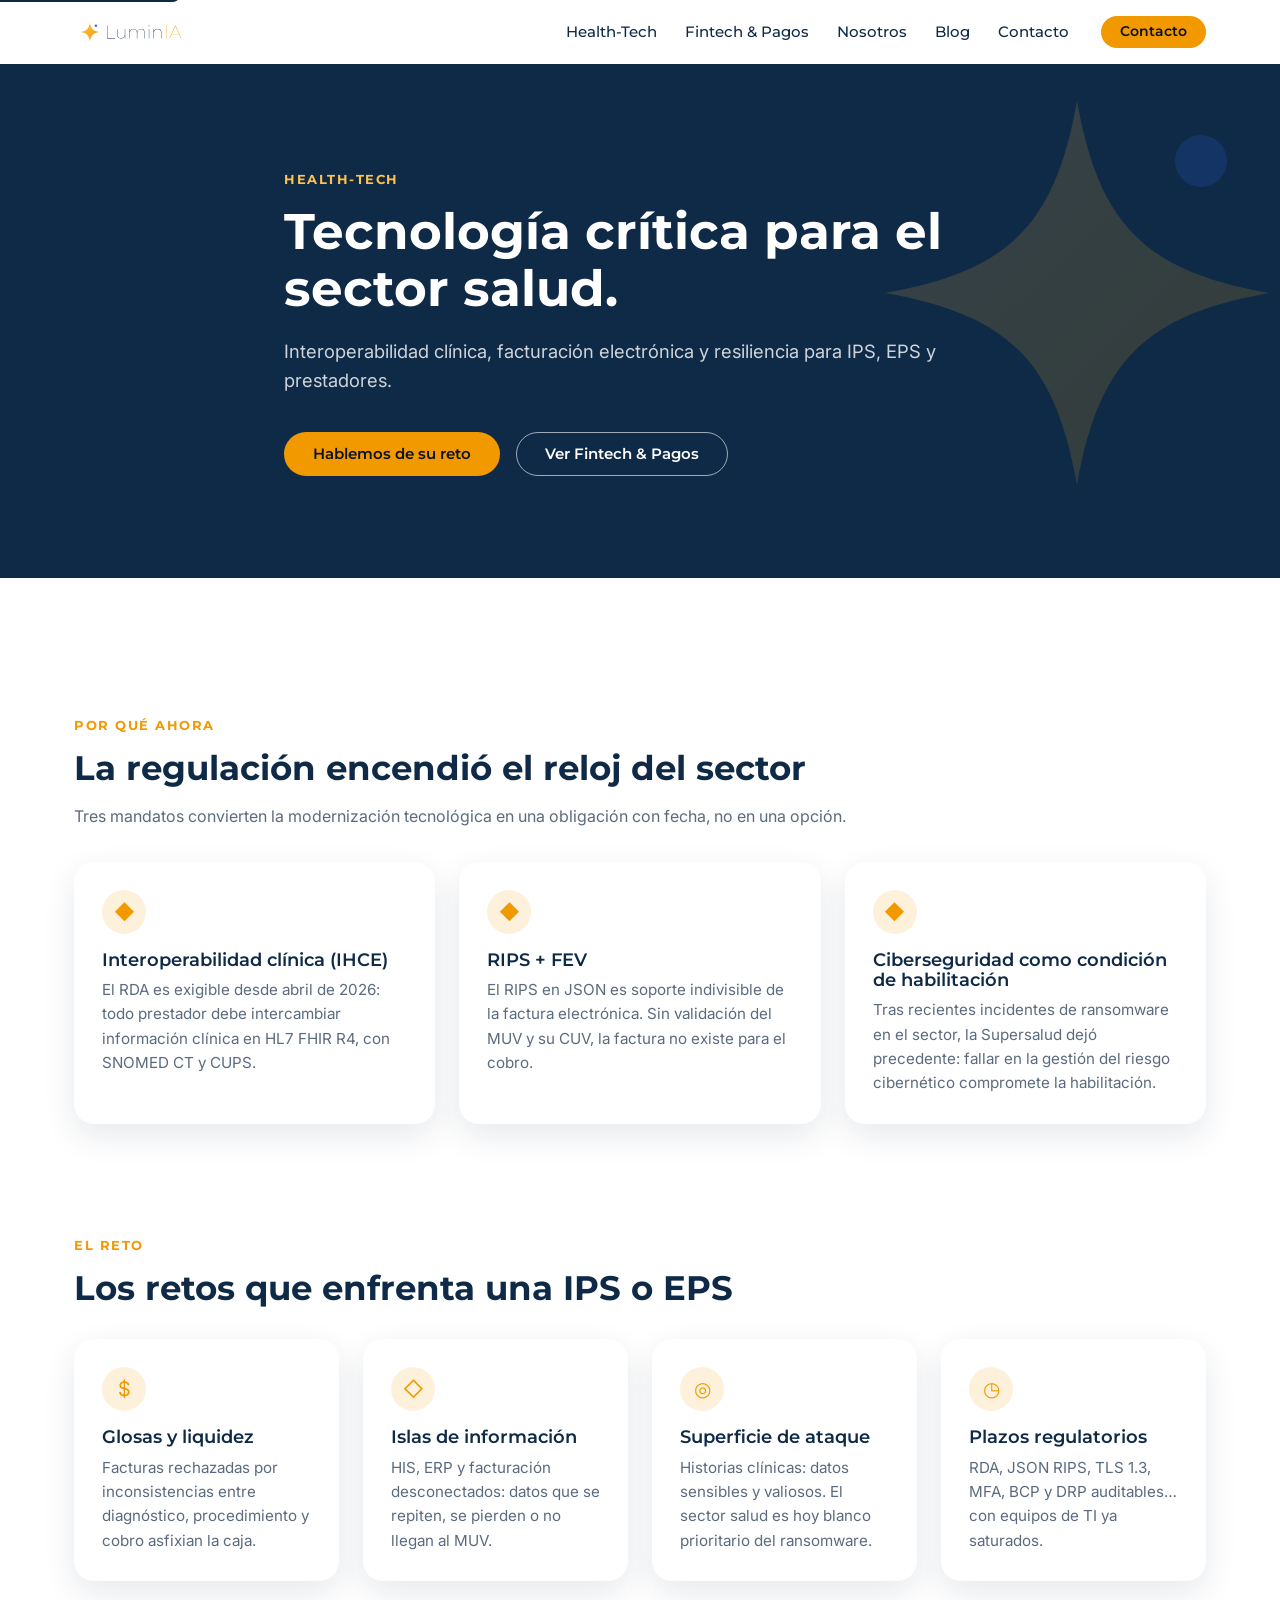
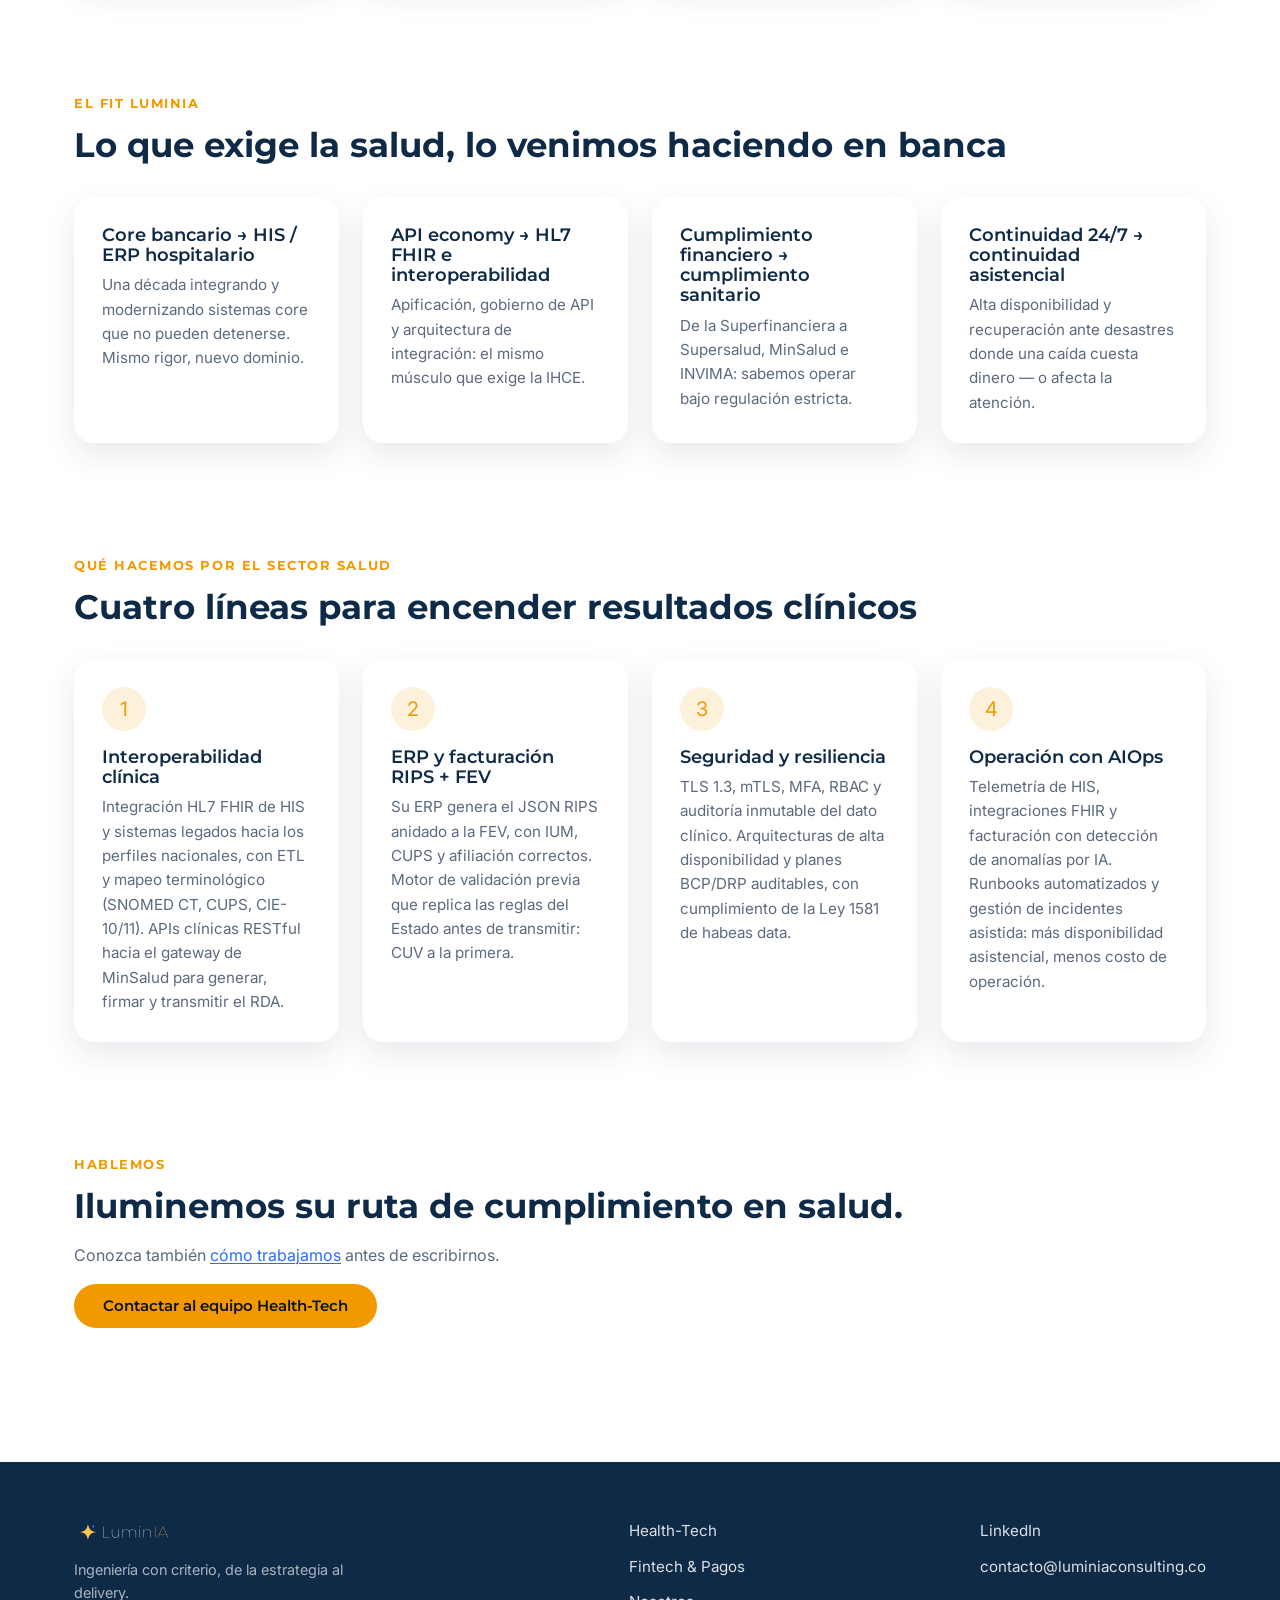
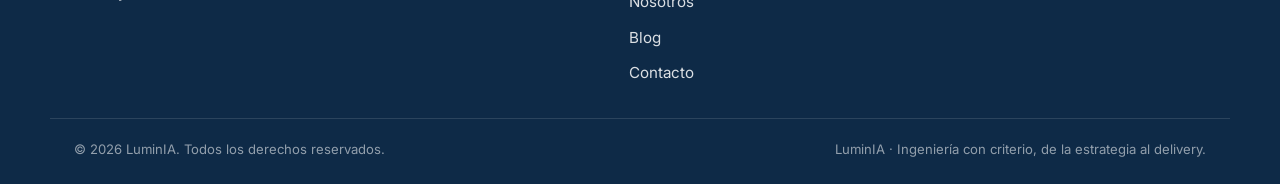
<file: salud/index.html>
<!DOCTYPE html>
<html lang="es">
<head>
<meta charset="utf-8">
<meta http-equiv="X-UA-Compatible" content="IE=edge">
<meta name="viewport" content="width=device-width, initial-scale=1">
<meta name="theme-color" content="#0e2a47">

<link rel="icon" type="image/svg+xml" href="/assets/logos/luminia-isotipo.svg">
<link rel="alternate icon" href="/assets/logos/luminia-isotipo.png">
<link rel="stylesheet" href="/assets/css/style.css">

<!-- Begin Jekyll SEO tag v2.9.0 -->
<title>Health-Tech — Tecnología crítica para el sector salud | LuminIA</title>
<meta name="generator" content="Jekyll v4.4.1" />
<meta property="og:title" content="Health-Tech — Tecnología crítica para el sector salud" />
<meta property="og:locale" content="en_US" />
<meta name="description" content="Consultoría e ingeniería de TI con IA aplicada para banca, fintech y retail." />
<meta name="twitter:description" property="og:description" content="Consultoría e ingeniería de TI con IA aplicada para banca, fintech y retail." />
<link rel="canonical" href="https://luminiaconsulting.co/salud/" />
<meta property="og:url" content="https://luminiaconsulting.co/salud/" />
<meta property="og:site_name" content="LuminIA" />
<meta property="og:type" content="website" />
<meta name="twitter:card" content="summary" />
<meta name="twitter:title" content="Health-Tech — Tecnología crítica para el sector salud" />
<script type="application/ld+json">
{"@context":"https://schema.org","@type":"WebPage","description":"Consultoría e ingeniería de TI con IA aplicada para banca, fintech y retail.","headline":"Health-Tech — Tecnología crítica para el sector salud","publisher":{"@type":"Organization","logo":{"@type":"ImageObject","url":"https://luminiaconsulting.co/assets/logos/luminia-isotipo-app.png"}},"url":"https://luminiaconsulting.co/salud/"}</script>
<!-- End Jekyll SEO tag -->

<link type="application/atom+xml" rel="alternate" href="https://luminiaconsulting.co/feed.xml" title="LuminIA" />

</head>
<body>
  <a class="skip-link" href="#main-content">Saltar al contenido</a>
  <header class="site-header">
  <div class="container site-header__inner">
    <a class="site-header__brand" href="/" aria-label="LuminIA">
      <img class="site-header__logo" src="/assets/logos/luminia-logo-principal.svg" alt="LuminIA">
    </a>

    <button type="button" class="nav-toggle" aria-expanded="false" aria-controls="site-nav">
      <span class="visually-hidden">Abrir menú</span>
      <span class="nav-toggle__bar"></span>
      <span class="nav-toggle__bar"></span>
      <span class="nav-toggle__bar"></span>
    </button>

    <nav class="site-nav" id="site-nav" aria-label="Principal">
      <ul class="site-nav__list">
        



  
  
    <li><a href="/salud/">Health-Tech</a></li>
  

  
  
    <li><a href="/fintech/">Fintech & Pagos</a></li>
  

  
  
    <li><a href="/about/">Nosotros</a></li>
  

  
  
    <li><a href="/blog/">Blog</a></li>
  

  
  
    <li><a href="/contacto/">Contacto</a></li>
  


      </ul>
      
        
        
          <a class="btn btn--primary btn--sm" href="/contacto/">Contacto</a>
        
      
    </nav>
  </div>
</header>


  <main id="main-content">
    <section class="hero">
  <img class="hero__spark" src="/assets/logos/luminia-isotipo.svg" alt="" aria-hidden="true">

  <div class="container hero__inner">
    
    <p class="kicker kicker--ondark">Health-Tech</p>

    <h1 class="hero__title">Tecnología crítica para el sector salud.</h1>

    
    <p class="hero__subtitle">Interoperabilidad clínica, facturación electrónica y resiliencia para IPS, EPS y prestadores.</p>

    
    
      
      
      <div class="hero__actions">
        
          <a class="btn btn--primary" href="/contacto/">Hablemos de su reto</a>
        
        
          <a class="btn btn--outline btn--ondark" href="/fintech/">Ver Fintech & Pagos</a>
        
      </div>
    
  </div>
</section>


<div class="container section">
  <div class="section--tight">
  <p class="kicker">Por qué ahora</p>
  <h2>La regulación encendió el reloj del sector</h2>
  <p class="text-muted">Tres mandatos convierten la modernización tecnológica en una obligación con fecha, no en una opción.</p>

  <div class="cards-grid">
    <div class="card">
      <div class="card__chip">◆</div>
      <h3 class="card__title">Interoperabilidad clínica (IHCE)</h3>
      <p class="card__body">El RDA es exigible desde abril de 2026: todo prestador debe intercambiar información clínica en HL7 FHIR R4, con SNOMED CT y CUPS.</p>
    </div>
    <div class="card">
      <div class="card__chip">◆</div>
      <h3 class="card__title">RIPS + FEV</h3>
      <p class="card__body">El RIPS en JSON es soporte indivisible de la factura electrónica. Sin validación del MUV y su CUV, la factura no existe para el cobro.</p>
    </div>
    <div class="card">
      <div class="card__chip">◆</div>
      <h3 class="card__title">Ciberseguridad como condición de habilitación</h3>
      <p class="card__body">Tras recientes incidentes de ransomware en el sector, la Supersalud dejó precedente: fallar en la gestión del riesgo cibernético compromete la habilitación.</p>
    </div>
  </div>
</div>

<div class="section--tight">
  <p class="kicker">El reto</p>
  <h2>Los retos que enfrenta una IPS o EPS</h2>

  <div class="cards-grid">
    <div class="card">
      <div class="card__chip">$</div>
      <h3 class="card__title">Glosas y liquidez</h3>
      <p class="card__body">Facturas rechazadas por inconsistencias entre diagnóstico, procedimiento y cobro asfixian la caja.</p>
    </div>
    <div class="card">
      <div class="card__chip">◇</div>
      <h3 class="card__title">Islas de información</h3>
      <p class="card__body">HIS, ERP y facturación desconectados: datos que se repiten, se pierden o no llegan al MUV.</p>
    </div>
    <div class="card">
      <div class="card__chip">◎</div>
      <h3 class="card__title">Superficie de ataque</h3>
      <p class="card__body">Historias clínicas: datos sensibles y valiosos. El sector salud es hoy blanco prioritario del ransomware.</p>
    </div>
    <div class="card">
      <div class="card__chip">◷</div>
      <h3 class="card__title">Plazos regulatorios</h3>
      <p class="card__body">RDA, JSON RIPS, TLS 1.3, MFA, BCP y DRP auditables… con equipos de TI ya saturados.</p>
    </div>
  </div>
</div>

<div class="section--tight">
  <p class="kicker">El fit LuminIA</p>
  <h2>Lo que exige la salud, lo venimos haciendo en banca</h2>

  <div class="cards-grid">
    <div class="card">
      <h3 class="card__title">Core bancario → HIS / ERP hospitalario</h3>
      <p class="card__body">Una década integrando y modernizando sistemas core que no pueden detenerse. Mismo rigor, nuevo dominio.</p>
    </div>
    <div class="card">
      <h3 class="card__title">API economy → HL7 FHIR e interoperabilidad</h3>
      <p class="card__body">Apificación, gobierno de API y arquitectura de integración: el mismo músculo que exige la IHCE.</p>
    </div>
    <div class="card">
      <h3 class="card__title">Cumplimiento financiero → cumplimiento sanitario</h3>
      <p class="card__body">De la Superfinanciera a Supersalud, MinSalud e INVIMA: sabemos operar bajo regulación estricta.</p>
    </div>
    <div class="card">
      <h3 class="card__title">Continuidad 24/7 → continuidad asistencial</h3>
      <p class="card__body">Alta disponibilidad y recuperación ante desastres donde una caída cuesta dinero — o afecta la atención.</p>
    </div>
  </div>
</div>

<div class="section--tight">
  <p class="kicker">Qué hacemos por el sector salud</p>
  <h2>Cuatro líneas para encender resultados clínicos</h2>

  <div class="cards-grid">
    <div class="card">
      <div class="card__chip">1</div>
      <h3 class="card__title">Interoperabilidad clínica</h3>
      <p class="card__body">Integración HL7 FHIR de HIS y sistemas legados hacia los perfiles nacionales, con ETL y mapeo terminológico (SNOMED CT, CUPS, CIE-10/11). APIs clínicas RESTful hacia el gateway de MinSalud para generar, firmar y transmitir el RDA.</p>
    </div>
    <div class="card">
      <div class="card__chip">2</div>
      <h3 class="card__title">ERP y facturación RIPS + FEV</h3>
      <p class="card__body">Su ERP genera el JSON RIPS anidado a la FEV, con IUM, CUPS y afiliación correctos. Motor de validación previa que replica las reglas del Estado antes de transmitir: CUV a la primera.</p>
    </div>
    <div class="card">
      <div class="card__chip">3</div>
      <h3 class="card__title">Seguridad y resiliencia</h3>
      <p class="card__body">TLS 1.3, mTLS, MFA, RBAC y auditoría inmutable del dato clínico. Arquitecturas de alta disponibilidad y planes BCP/DRP auditables, con cumplimiento de la Ley 1581 de habeas data.</p>
    </div>
    <div class="card">
      <div class="card__chip">4</div>
      <h3 class="card__title">Operación con AIOps</h3>
      <p class="card__body">Telemetría de HIS, integraciones FHIR y facturación con detección de anomalías por IA. Runbooks automatizados y gestión de incidentes asistida: más disponibilidad asistencial, menos costo de operación.</p>
    </div>
  </div>
</div>

<div class="section--tight">
  <p class="kicker">Hablemos</p>
  <h2>Iluminemos su ruta de cumplimiento en salud.</h2>
  <p class="text-muted">Conozca también <a href="/about/">cómo trabajamos</a> antes de escribirnos.</p>
  <a class="btn btn--primary" href="/contacto/">Contactar al equipo Health-Tech</a>
</div>

</div>

  </main>

  <footer class="site-footer">
  <div class="container site-footer__inner">
    <div class="site-footer__brand">
      <img class="site-footer__logo" src="/assets/logos/luminia-logo-negativo.svg" alt="LuminIA">
      <p class="site-footer__tagline">Ingeniería con criterio, de la estrategia al delivery.</p>
    </div>

    <nav class="site-footer__nav" aria-label="Footer">
      <ul>
        



  
  
    <li><a href="/salud/">Health-Tech</a></li>
  

  
  
    <li><a href="/fintech/">Fintech & Pagos</a></li>
  

  
  
    <li><a href="/about/">Nosotros</a></li>
  

  
  
    <li><a href="/blog/">Blog</a></li>
  

  
  
    <li><a href="/contacto/">Contacto</a></li>
  


      </ul>
    </nav>

    
      <ul class="site-footer__social">
        <li><a href="https://www.linkedin.com/company/luminia-consulting/">LinkedIn</a></li>
        
        <li><a href="mailto:contacto@luminiaconsulting.co">contacto@luminiaconsulting.co</a></li>
      </ul>
    
  </div>

  <div class="container site-footer__meta">
    <span>© 2026 LuminIA. Todos los derechos reservados.</span>
    <span>LuminIA · Ingeniería con criterio, de la estrategia al delivery.</span>
  </div>
</footer>


  <script src="/assets/js/luminia-theme.js" defer></script>
</body>
</html>
</file>
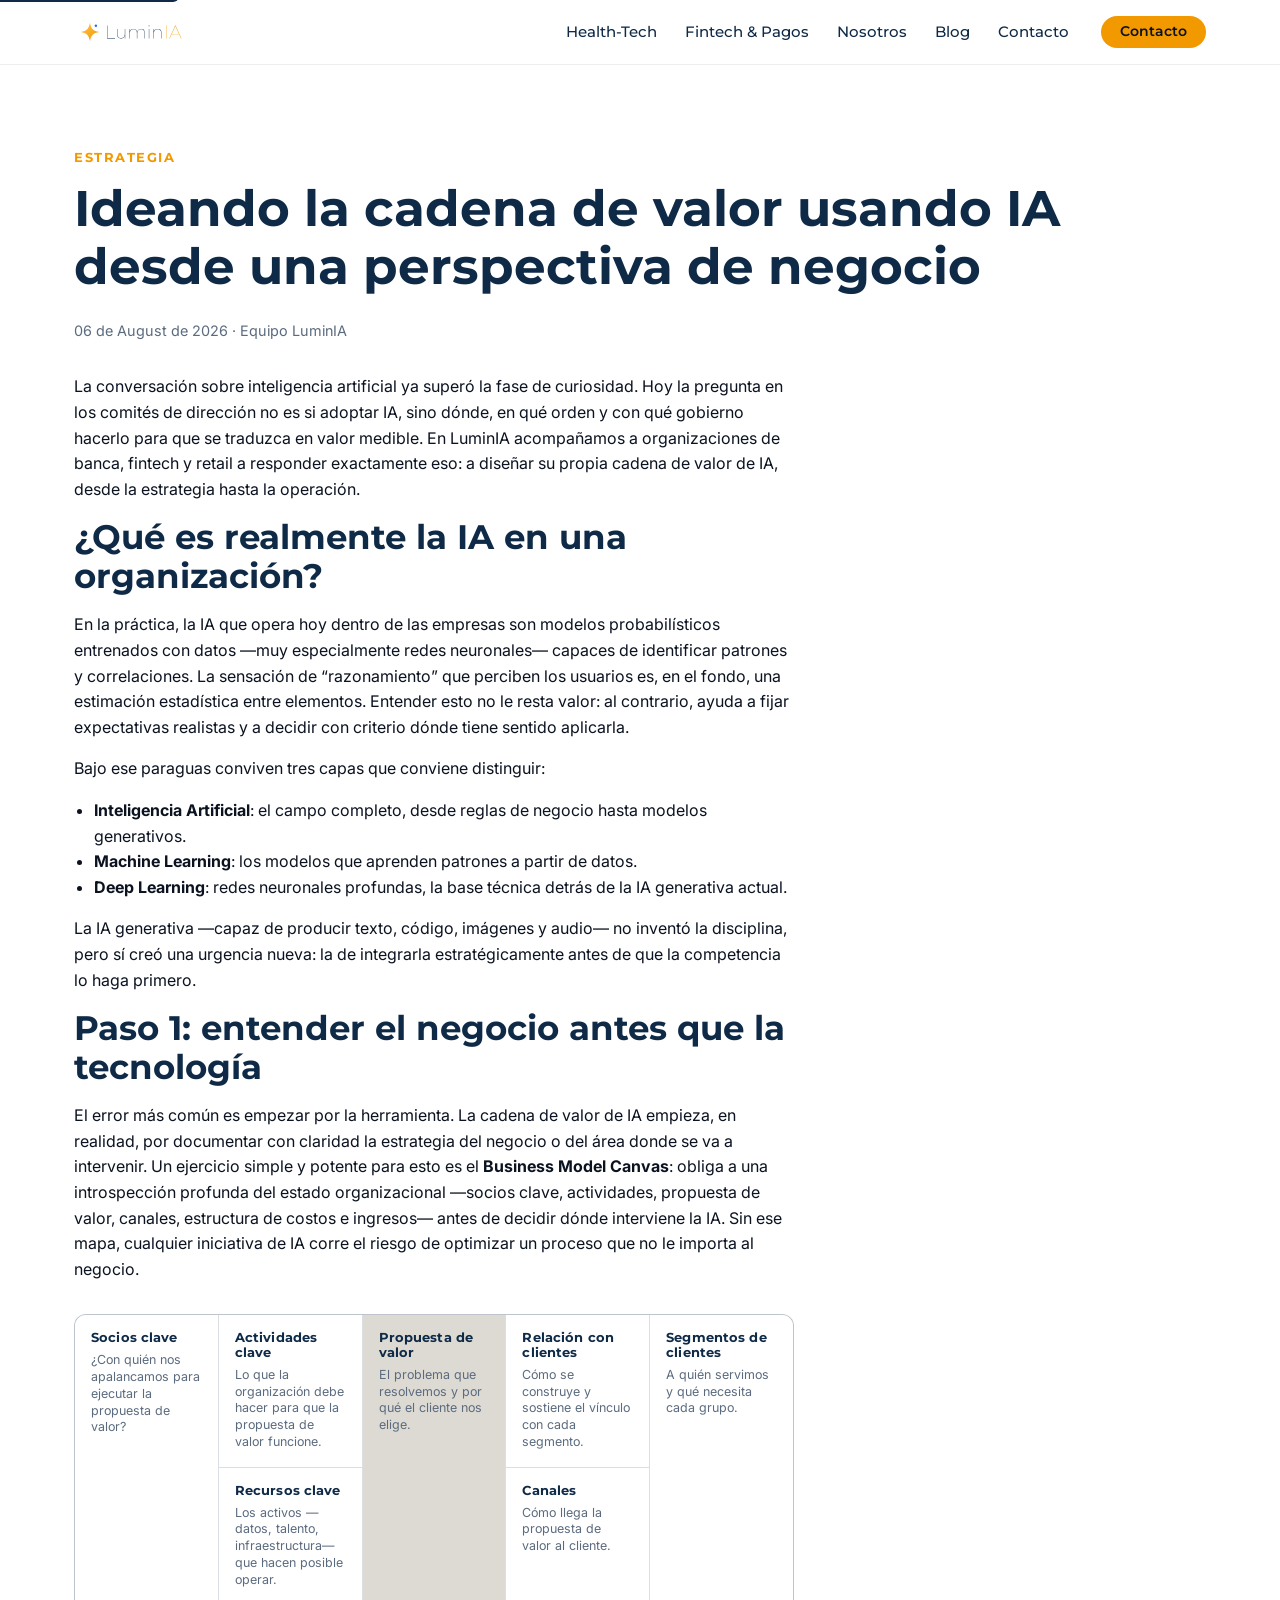
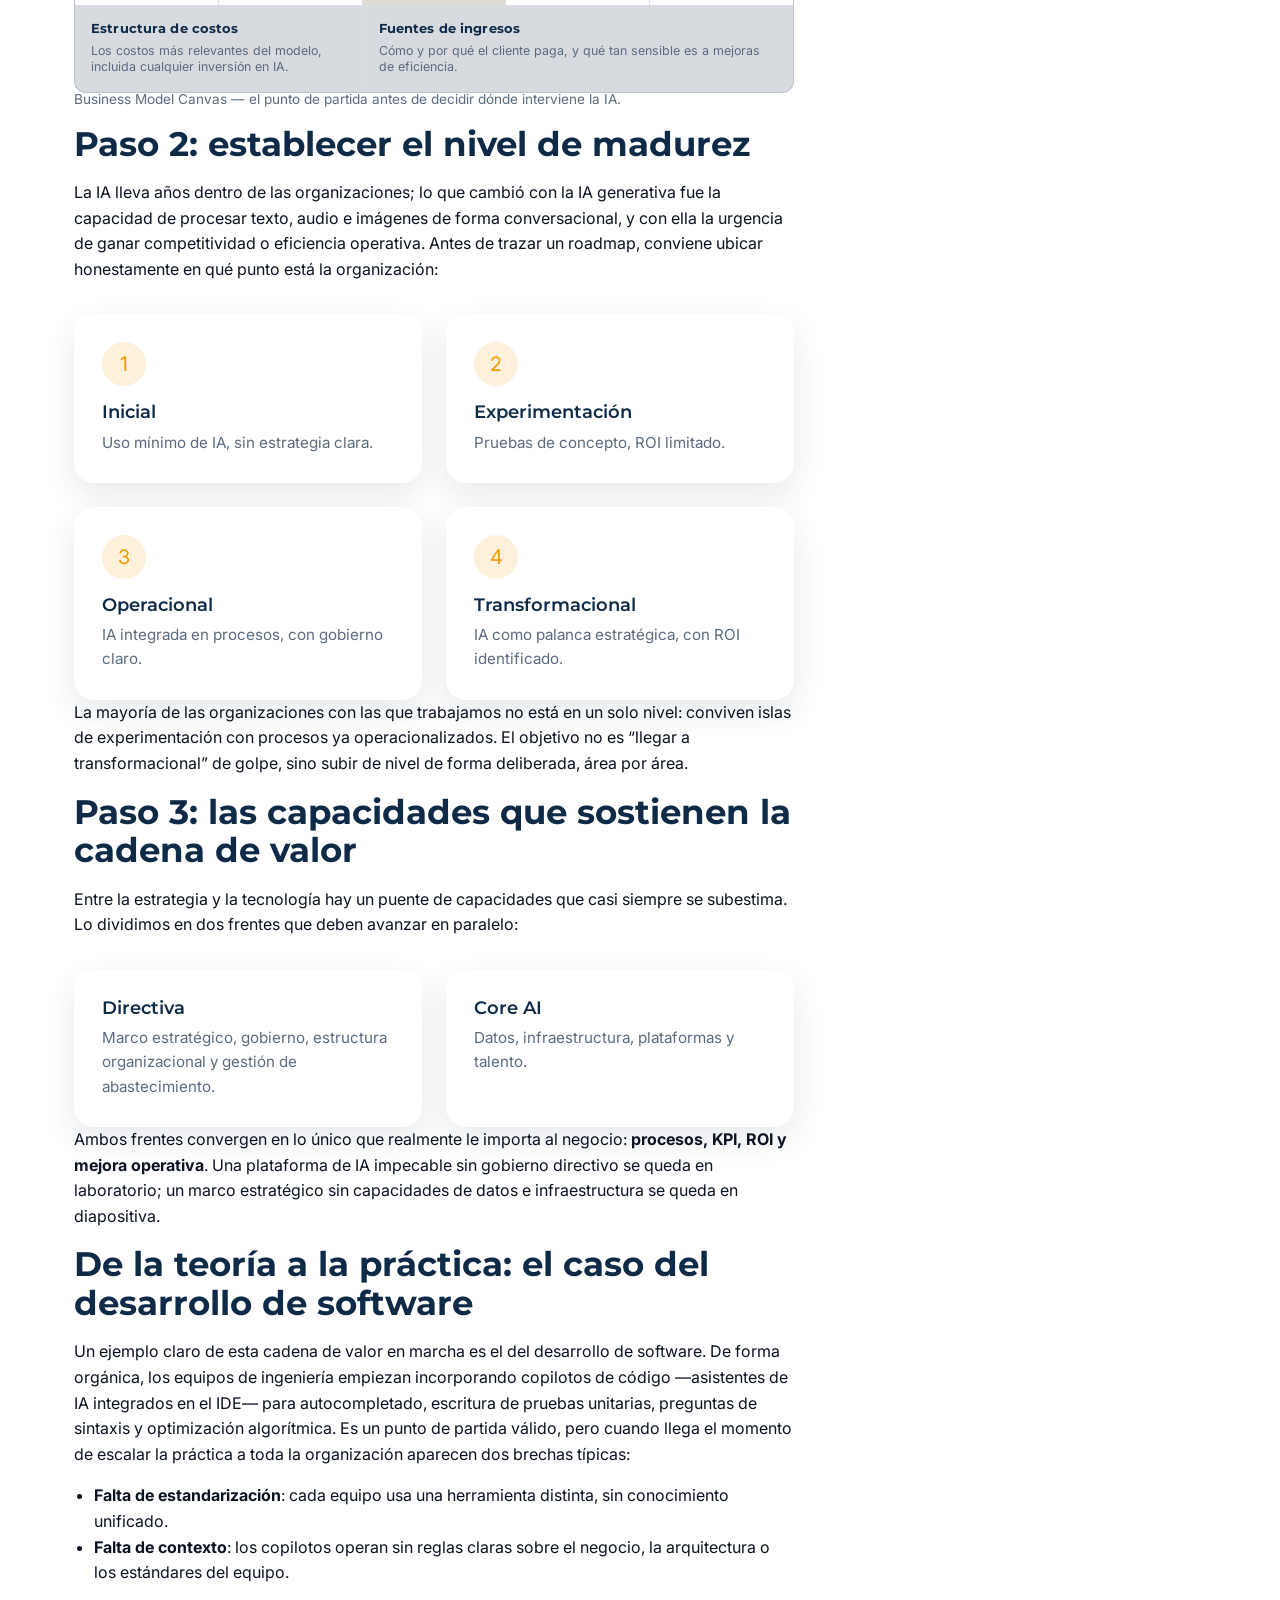
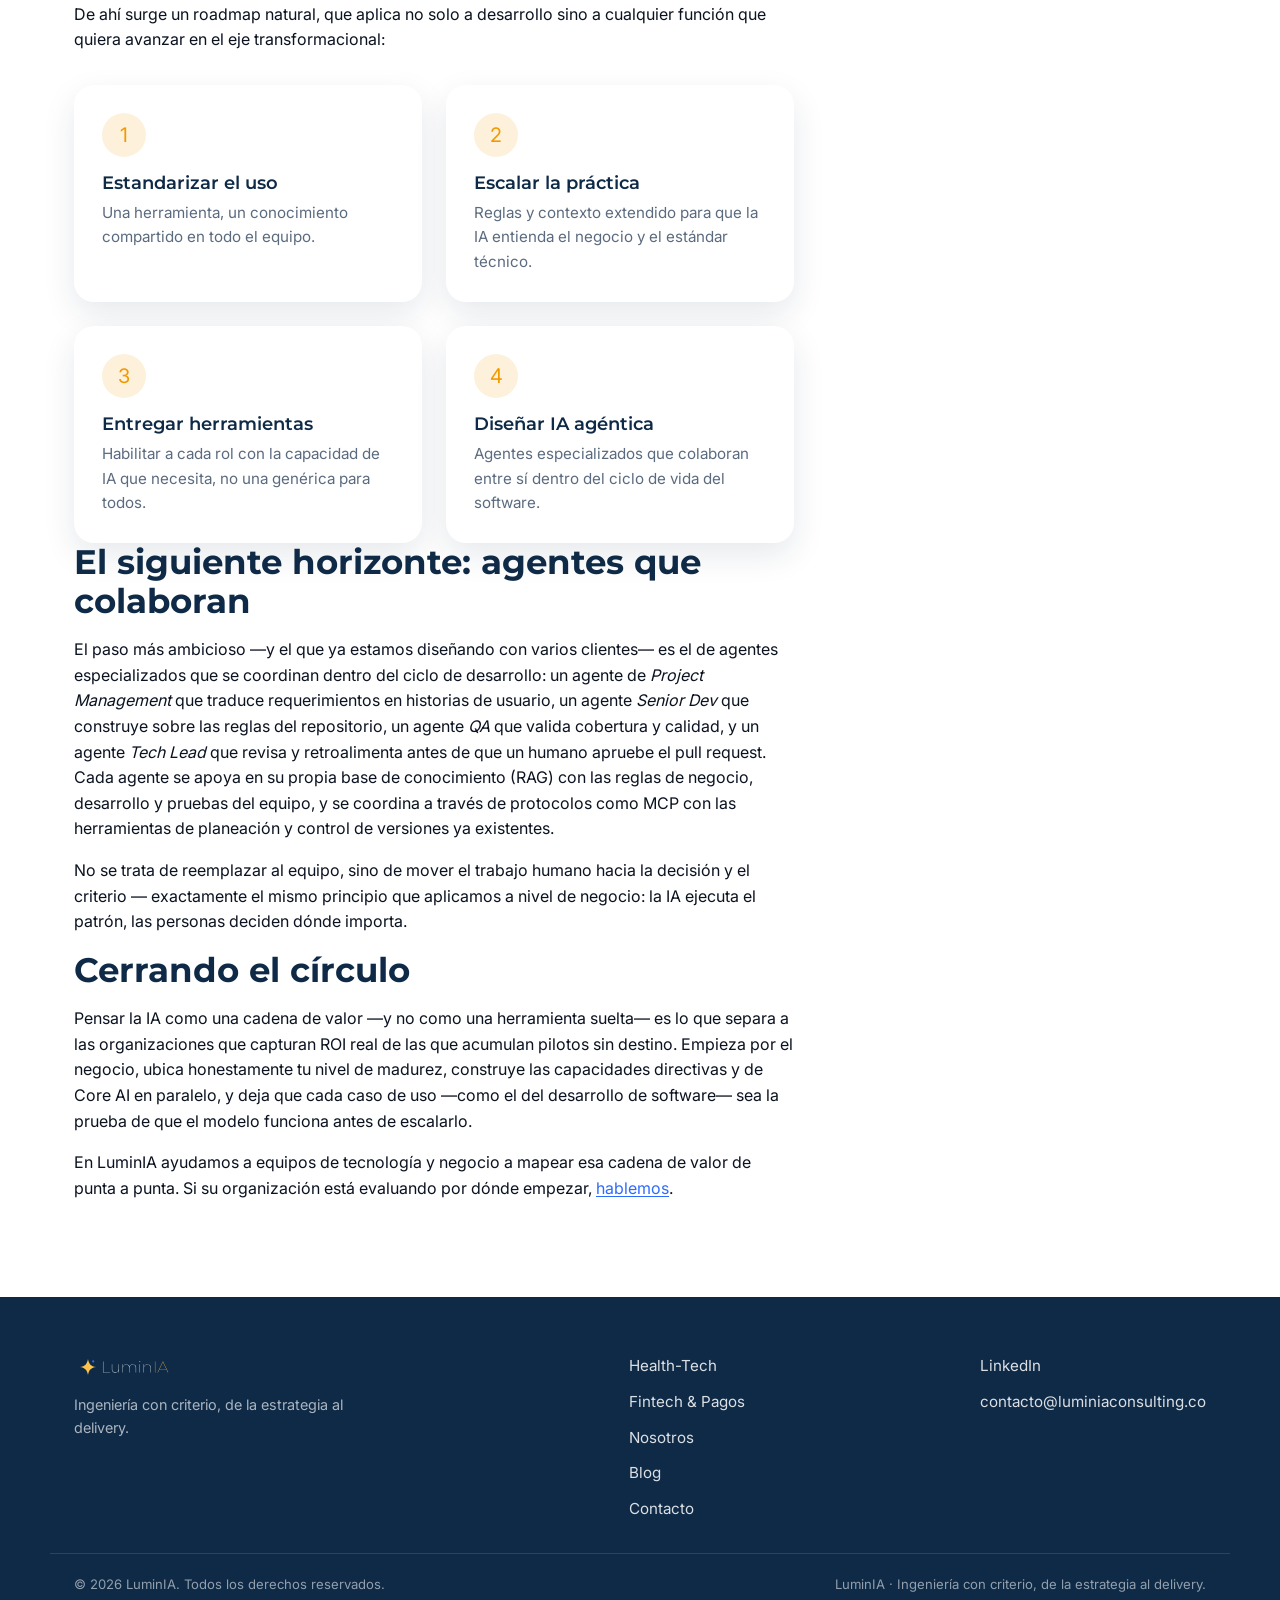
<file: estrategia/2026/08/06/cadena-de-valor-ia-negocio.html>
<!DOCTYPE html>
<html lang="es">
<head>
<meta charset="utf-8">
<meta http-equiv="X-UA-Compatible" content="IE=edge">
<meta name="viewport" content="width=device-width, initial-scale=1">
<meta name="theme-color" content="#0e2a47">

<link rel="icon" type="image/svg+xml" href="/assets/logos/luminia-isotipo.svg">
<link rel="alternate icon" href="/assets/logos/luminia-isotipo.png">
<link rel="stylesheet" href="/assets/css/style.css">

<!-- Begin Jekyll SEO tag v2.9.0 -->
<title>Ideando la cadena de valor usando IA desde una perspectiva de negocio | LuminIA</title>
<meta name="generator" content="Jekyll v4.4.1" />
<meta property="og:title" content="Ideando la cadena de valor usando IA desde una perspectiva de negocio" />
<meta name="author" content="Equipo LuminIA" />
<meta property="og:locale" content="en_US" />
<meta name="description" content="La conversación sobre inteligencia artificial ya superó la fase de curiosidad. Hoy la pregunta en los comités de dirección no es si adoptar IA, sino dónde, en qué orden y con qué gobierno hacerlo para que se traduzca en valor medible. En LuminIA acompañamos a organizaciones de banca, fintech y retail a responder exactamente eso: a diseñar su propia cadena de valor de IA, desde la estrategia hasta la operación." />
<meta name="twitter:description" property="og:description" content="La conversación sobre inteligencia artificial ya superó la fase de curiosidad. Hoy la pregunta en los comités de dirección no es si adoptar IA, sino dónde, en qué orden y con qué gobierno hacerlo para que se traduzca en valor medible. En LuminIA acompañamos a organizaciones de banca, fintech y retail a responder exactamente eso: a diseñar su propia cadena de valor de IA, desde la estrategia hasta la operación." />
<link rel="canonical" href="https://luminiaconsulting.co/estrategia/2026/08/06/cadena-de-valor-ia-negocio.html" />
<meta property="og:url" content="https://luminiaconsulting.co/estrategia/2026/08/06/cadena-de-valor-ia-negocio.html" />
<meta property="og:site_name" content="LuminIA" />
<meta property="og:type" content="article" />
<meta property="article:published_time" content="2026-08-06T00:00:00-05:00" />
<meta property="article:modified_time" content="2026-08-06T00:00:00-05:00" />
<meta name="twitter:card" content="summary" />
<meta name="twitter:title" content="Ideando la cadena de valor usando IA desde una perspectiva de negocio" />
<script type="application/ld+json">
{"@context":"https://schema.org","@type":"BlogPosting","author":{"@type":"Person","name":"Equipo LuminIA"},"dateModified":"2026-08-06T00:00:00-05:00","datePublished":"2026-08-06T00:00:00-05:00","description":"La conversación sobre inteligencia artificial ya superó la fase de curiosidad. Hoy la pregunta en los comités de dirección no es si adoptar IA, sino dónde, en qué orden y con qué gobierno hacerlo para que se traduzca en valor medible. En LuminIA acompañamos a organizaciones de banca, fintech y retail a responder exactamente eso: a diseñar su propia cadena de valor de IA, desde la estrategia hasta la operación.","headline":"Ideando la cadena de valor usando IA desde una perspectiva de negocio","mainEntityOfPage":{"@type":"WebPage","@id":"https://luminiaconsulting.co/estrategia/2026/08/06/cadena-de-valor-ia-negocio.html"},"publisher":{"@type":"Organization","logo":{"@type":"ImageObject","url":"https://luminiaconsulting.co/assets/logos/luminia-isotipo-app.png"},"name":"Equipo LuminIA"},"url":"https://luminiaconsulting.co/estrategia/2026/08/06/cadena-de-valor-ia-negocio.html"}</script>
<!-- End Jekyll SEO tag -->

<link type="application/atom+xml" rel="alternate" href="https://luminiaconsulting.co/feed.xml" title="LuminIA" />

</head>
<body>
  <a class="skip-link" href="#main-content">Saltar al contenido</a>
  <header class="site-header">
  <div class="container site-header__inner">
    <a class="site-header__brand" href="/" aria-label="LuminIA">
      <img class="site-header__logo" src="/assets/logos/luminia-logo-principal.svg" alt="LuminIA">
    </a>

    <button type="button" class="nav-toggle" aria-expanded="false" aria-controls="site-nav">
      <span class="visually-hidden">Abrir menú</span>
      <span class="nav-toggle__bar"></span>
      <span class="nav-toggle__bar"></span>
      <span class="nav-toggle__bar"></span>
    </button>

    <nav class="site-nav" id="site-nav" aria-label="Principal">
      <ul class="site-nav__list">
        



  
  
    <li><a href="/salud/">Health-Tech</a></li>
  

  
  
    <li><a href="/fintech/">Fintech & Pagos</a></li>
  

  
  
    <li><a href="/about/">Nosotros</a></li>
  

  
  
    <li><a href="/blog/">Blog</a></li>
  

  
  
    <li><a href="/contacto/">Contacto</a></li>
  


      </ul>
      
        
        
          <a class="btn btn--primary btn--sm" href="/contacto/">Contacto</a>
        
      
    </nav>
  </div>
</header>


  <main id="main-content">
    <article class="post">
  <div class="container section">
    <header class="post__header">
      <p class="kicker">Estrategia</p>
      <h1 class="post__title">Ideando la cadena de valor usando IA desde una perspectiva de negocio</h1>
      <p class="post__meta text-muted">
        <time datetime="2026-08-06T00:00:00-05:00">06 de August de 2026</time>
         · Equipo LuminIA
      </p>
    </header>

    <div class="post__content">
      <p>La conversación sobre inteligencia artificial ya superó la fase de curiosidad. Hoy la pregunta en los comités de dirección no es si adoptar IA, sino dónde, en qué orden y con qué gobierno hacerlo para que se traduzca en valor medible. En LuminIA acompañamos a organizaciones de banca, fintech y retail a responder exactamente eso: a diseñar su propia cadena de valor de IA, desde la estrategia hasta la operación.</p>

<h2 id="qué-es-realmente-la-ia-en-una-organización">¿Qué es realmente la IA en una organización?</h2>

<p>En la práctica, la IA que opera hoy dentro de las empresas son modelos probabilísticos entrenados con datos —muy especialmente redes neuronales— capaces de identificar patrones y correlaciones. La sensación de “razonamiento” que perciben los usuarios es, en el fondo, una estimación estadística entre elementos. Entender esto no le resta valor: al contrario, ayuda a fijar expectativas realistas y a decidir con criterio dónde tiene sentido aplicarla.</p>

<p>Bajo ese paraguas conviven tres capas que conviene distinguir:</p>

<ul>
  <li><strong>Inteligencia Artificial</strong>: el campo completo, desde reglas de negocio hasta modelos generativos.</li>
  <li><strong>Machine Learning</strong>: los modelos que aprenden patrones a partir de datos.</li>
  <li><strong>Deep Learning</strong>: redes neuronales profundas, la base técnica detrás de la IA generativa actual.</li>
</ul>

<p>La IA generativa —capaz de producir texto, código, imágenes y audio— no inventó la disciplina, pero sí creó una urgencia nueva: la de integrarla estratégicamente antes de que la competencia lo haga primero.</p>

<h2 id="paso-1-entender-el-negocio-antes-que-la-tecnología">Paso 1: entender el negocio antes que la tecnología</h2>

<p>El error más común es empezar por la herramienta. La cadena de valor de IA empieza, en realidad, por documentar con claridad la estrategia del negocio o del área donde se va a intervenir. Un ejercicio simple y potente para esto es el <strong>Business Model Canvas</strong>: obliga a una introspección profunda del estado organizacional —socios clave, actividades, propuesta de valor, canales, estructura de costos e ingresos— antes de decidir dónde interviene la IA. Sin ese mapa, cualquier iniciativa de IA corre el riesgo de optimizar un proceso que no le importa al negocio.</p>

<div class="bmc">
  <div class="bmc__cell bmc__partners">
    <h4>Socios clave</h4>
    <p>¿Con quién nos apalancamos para ejecutar la propuesta de valor?</p>
  </div>
  <div class="bmc__cell bmc__activities">
    <h4>Actividades clave</h4>
    <p>Lo que la organización debe hacer para que la propuesta de valor funcione.</p>
  </div>
  <div class="bmc__cell bmc__value">
    <h4>Propuesta de valor</h4>
    <p>El problema que resolvemos y por qué el cliente nos elige.</p>
  </div>
  <div class="bmc__cell bmc__relationships">
    <h4>Relación con clientes</h4>
    <p>Cómo se construye y sostiene el vínculo con cada segmento.</p>
  </div>
  <div class="bmc__cell bmc__segments">
    <h4>Segmentos de clientes</h4>
    <p>A quién servimos y qué necesita cada grupo.</p>
  </div>
  <div class="bmc__cell bmc__resources">
    <h4>Recursos clave</h4>
    <p>Los activos —datos, talento, infraestructura— que hacen posible operar.</p>
  </div>
  <div class="bmc__cell bmc__channels">
    <h4>Canales</h4>
    <p>Cómo llega la propuesta de valor al cliente.</p>
  </div>
  <div class="bmc__cell bmc__cost">
    <h4>Estructura de costos</h4>
    <p>Los costos más relevantes del modelo, incluida cualquier inversión en IA.</p>
  </div>
  <div class="bmc__cell bmc__revenue">
    <h4>Fuentes de ingresos</h4>
    <p>Cómo y por qué el cliente paga, y qué tan sensible es a mejoras de eficiencia.</p>
  </div>
</div>
<p class="text-muted" style="font-size:.85rem;margin-top:-1.25rem;">Business Model Canvas — el punto de partida antes de decidir dónde interviene la IA.</p>

<style>
.bmc {
  display: grid;
  grid-template-columns: repeat(5, 1fr);
  grid-template-rows: auto auto auto;
  gap: 1px;
  background: rgba(14, 42, 71, 0.15);
  border: 1px solid rgba(14, 42, 71, 0.15);
  border-radius: 12px;
  overflow: hidden;
  margin: 2rem 0 1rem;
}
.bmc__cell { background: #fff; padding: 16px; }
.bmc__cell h4 {
  margin: 0 0 6px;
  font-family: "Montserrat", "Arial", sans-serif;
  font-size: .8rem;
  font-weight: 700;
  letter-spacing: .01em;
  color: #0E2A47;
}
.bmc__cell p {
  margin: 0;
  font-size: .78rem;
  line-height: 1.35;
  color: #5B6B7F;
}
.bmc__partners { grid-column: 1; grid-row: 1 / span 2; }
.bmc__activities { grid-column: 2; grid-row: 1; }
.bmc__resources { grid-column: 2; grid-row: 2; }
.bmc__value { grid-column: 3; grid-row: 1 / span 2; background: rgba(242, 153, 0, 0.07); }
.bmc__relationships { grid-column: 4; grid-row: 1; }
.bmc__channels { grid-column: 4; grid-row: 2; }
.bmc__segments { grid-column: 5; grid-row: 1 / span 2; }
.bmc__cost { grid-column: 1 / span 2; grid-row: 3; background: rgba(11, 18, 32, 0.02); }
.bmc__revenue { grid-column: 3 / span 3; grid-row: 3; background: rgba(11, 18, 32, 0.02); }

@media (max-width: 720px) {
  .bmc { grid-template-columns: repeat(2, 1fr); }
  .bmc__cell { grid-column: auto !important; grid-row: auto !important; }
}
</style>

<h2 id="paso-2-establecer-el-nivel-de-madurez">Paso 2: establecer el nivel de madurez</h2>

<p>La IA lleva años dentro de las organizaciones; lo que cambió con la IA generativa fue la capacidad de procesar texto, audio e imágenes de forma conversacional, y con ella la urgencia de ganar competitividad o eficiencia operativa. Antes de trazar un roadmap, conviene ubicar honestamente en qué punto está la organización:</p>

<div class="cards-grid">
  <div class="card">
    <div class="card__chip">1</div>
    <h3 class="card__title">Inicial</h3>
    <p class="card__body">Uso mínimo de IA, sin estrategia clara.</p>
  </div>
  <div class="card">
    <div class="card__chip">2</div>
    <h3 class="card__title">Experimentación</h3>
    <p class="card__body">Pruebas de concepto, ROI limitado.</p>
  </div>
  <div class="card">
    <div class="card__chip">3</div>
    <h3 class="card__title">Operacional</h3>
    <p class="card__body">IA integrada en procesos, con gobierno claro.</p>
  </div>
  <div class="card">
    <div class="card__chip">4</div>
    <h3 class="card__title">Transformacional</h3>
    <p class="card__body">IA como palanca estratégica, con ROI identificado.</p>
  </div>
</div>

<p>La mayoría de las organizaciones con las que trabajamos no está en un solo nivel: conviven islas de experimentación con procesos ya operacionalizados. El objetivo no es “llegar a transformacional” de golpe, sino subir de nivel de forma deliberada, área por área.</p>

<h2 id="paso-3-las-capacidades-que-sostienen-la-cadena-de-valor">Paso 3: las capacidades que sostienen la cadena de valor</h2>

<p>Entre la estrategia y la tecnología hay un puente de capacidades que casi siempre se subestima. Lo dividimos en dos frentes que deben avanzar en paralelo:</p>

<div class="cards-grid">
  <div class="card">
    <h3 class="card__title">Directiva</h3>
    <p class="card__body">Marco estratégico, gobierno, estructura organizacional y gestión de abastecimiento.</p>
  </div>
  <div class="card">
    <h3 class="card__title">Core AI</h3>
    <p class="card__body">Datos, infraestructura, plataformas y talento.</p>
  </div>
</div>

<p>Ambos frentes convergen en lo único que realmente le importa al negocio: <strong>procesos, KPI, ROI y mejora operativa</strong>. Una plataforma de IA impecable sin gobierno directivo se queda en laboratorio; un marco estratégico sin capacidades de datos e infraestructura se queda en diapositiva.</p>

<h2 id="de-la-teoría-a-la-práctica-el-caso-del-desarrollo-de-software">De la teoría a la práctica: el caso del desarrollo de software</h2>

<p>Un ejemplo claro de esta cadena de valor en marcha es el del desarrollo de software. De forma orgánica, los equipos de ingeniería empiezan incorporando copilotos de código —asistentes de IA integrados en el IDE— para autocompletado, escritura de pruebas unitarias, preguntas de sintaxis y optimización algorítmica. Es un punto de partida válido, pero cuando llega el momento de escalar la práctica a toda la organización aparecen dos brechas típicas:</p>

<ul>
  <li><strong>Falta de estandarización</strong>: cada equipo usa una herramienta distinta, sin conocimiento unificado.</li>
  <li><strong>Falta de contexto</strong>: los copilotos operan sin reglas claras sobre el negocio, la arquitectura o los estándares del equipo.</li>
</ul>

<p>De ahí surge un roadmap natural, que aplica no solo a desarrollo sino a cualquier función que quiera avanzar en el eje transformacional:</p>

<div class="cards-grid">
  <div class="card">
    <div class="card__chip">1</div>
    <h3 class="card__title">Estandarizar el uso</h3>
    <p class="card__body">Una herramienta, un conocimiento compartido en todo el equipo.</p>
  </div>
  <div class="card">
    <div class="card__chip">2</div>
    <h3 class="card__title">Escalar la práctica</h3>
    <p class="card__body">Reglas y contexto extendido para que la IA entienda el negocio y el estándar técnico.</p>
  </div>
  <div class="card">
    <div class="card__chip">3</div>
    <h3 class="card__title">Entregar herramientas</h3>
    <p class="card__body">Habilitar a cada rol con la capacidad de IA que necesita, no una genérica para todos.</p>
  </div>
  <div class="card">
    <div class="card__chip">4</div>
    <h3 class="card__title">Diseñar IA agéntica</h3>
    <p class="card__body">Agentes especializados que colaboran entre sí dentro del ciclo de vida del software.</p>
  </div>
</div>

<h2 id="el-siguiente-horizonte-agentes-que-colaboran">El siguiente horizonte: agentes que colaboran</h2>

<p>El paso más ambicioso —y el que ya estamos diseñando con varios clientes— es el de agentes especializados que se coordinan dentro del ciclo de desarrollo: un agente de <em>Project Management</em> que traduce requerimientos en historias de usuario, un agente <em>Senior Dev</em> que construye sobre las reglas del repositorio, un agente <em>QA</em> que valida cobertura y calidad, y un agente <em>Tech Lead</em> que revisa y retroalimenta antes de que un humano apruebe el pull request. Cada agente se apoya en su propia base de conocimiento (RAG) con las reglas de negocio, desarrollo y pruebas del equipo, y se coordina a través de protocolos como MCP con las herramientas de planeación y control de versiones ya existentes.</p>

<p>No se trata de reemplazar al equipo, sino de mover el trabajo humano hacia la decisión y el criterio — exactamente el mismo principio que aplicamos a nivel de negocio: la IA ejecuta el patrón, las personas deciden dónde importa.</p>

<h2 id="cerrando-el-círculo">Cerrando el círculo</h2>

<p>Pensar la IA como una cadena de valor —y no como una herramienta suelta— es lo que separa a las organizaciones que capturan ROI real de las que acumulan pilotos sin destino. Empieza por el negocio, ubica honestamente tu nivel de madurez, construye las capacidades directivas y de Core AI en paralelo, y deja que cada caso de uso —como el del desarrollo de software— sea la prueba de que el modelo funciona antes de escalarlo.</p>

<p>En LuminIA ayudamos a equipos de tecnología y negocio a mapear esa cadena de valor de punta a punta. Si su organización está evaluando por dónde empezar, <a href="/contacto/">hablemos</a>.</p>

    </div>
  </div>
</article>

  </main>

  <footer class="site-footer">
  <div class="container site-footer__inner">
    <div class="site-footer__brand">
      <img class="site-footer__logo" src="/assets/logos/luminia-logo-negativo.svg" alt="LuminIA">
      <p class="site-footer__tagline">Ingeniería con criterio, de la estrategia al delivery.</p>
    </div>

    <nav class="site-footer__nav" aria-label="Footer">
      <ul>
        



  
  
    <li><a href="/salud/">Health-Tech</a></li>
  

  
  
    <li><a href="/fintech/">Fintech & Pagos</a></li>
  

  
  
    <li><a href="/about/">Nosotros</a></li>
  

  
  
    <li><a href="/blog/">Blog</a></li>
  

  
  
    <li><a href="/contacto/">Contacto</a></li>
  


      </ul>
    </nav>

    
      <ul class="site-footer__social">
        <li><a href="https://www.linkedin.com/company/luminia-consulting/">LinkedIn</a></li>
        
        <li><a href="mailto:contacto@luminiaconsulting.co">contacto@luminiaconsulting.co</a></li>
      </ul>
    
  </div>

  <div class="container site-footer__meta">
    <span>© 2026 LuminIA. Todos los derechos reservados.</span>
    <span>LuminIA · Ingeniería con criterio, de la estrategia al delivery.</span>
  </div>
</footer>


  <script src="/assets/js/luminia-theme.js" defer></script>
</body>
</html>
</file>
<file: assets/css/style.css>
@font-face {
  font-family: "Montserrat";
  src: url("../fonts/Montserrat-400.ttf") format("truetype");
  font-weight: 400;
  font-style: normal;
  font-display: swap;
}
@font-face {
  font-family: "Montserrat";
  src: url("../fonts/Montserrat-500.ttf") format("truetype");
  font-weight: 500;
  font-style: normal;
  font-display: swap;
}
@font-face {
  font-family: "Montserrat";
  src: url("../fonts/Montserrat-600.ttf") format("truetype");
  font-weight: 600;
  font-style: normal;
  font-display: swap;
}
@font-face {
  font-family: "Montserrat";
  src: url("../fonts/Montserrat-700.ttf") format("truetype");
  font-weight: 700;
  font-style: normal;
  font-display: swap;
}
@font-face {
  font-family: "Montserrat";
  src: url("../fonts/Montserrat-800.ttf") format("truetype");
  font-weight: 800;
  font-style: normal;
  font-display: swap;
}
@font-face {
  font-family: "Inter";
  src: url("../fonts/Inter-400.ttf") format("truetype");
  font-weight: 400;
  font-style: normal;
  font-display: swap;
}
@font-face {
  font-family: "Inter";
  src: url("../fonts/Inter-500.ttf") format("truetype");
  font-weight: 500;
  font-style: normal;
  font-display: swap;
}
@font-face {
  font-family: "Inter";
  src: url("../fonts/Inter-600.ttf") format("truetype");
  font-weight: 600;
  font-style: normal;
  font-display: swap;
}
@font-face {
  font-family: "Inter";
  src: url("../fonts/Inter-700.ttf") format("truetype");
  font-weight: 700;
  font-style: normal;
  font-display: swap;
}
*,
*::before,
*::after {
  box-sizing: border-box;
}

html {
  scroll-behavior: smooth;
}

body {
  margin: 0;
  font-family: "Inter", Calibri, Arial, sans-serif;
  font-size: 16px;
  line-height: 1.6;
  color: #0b1220;
  background: #ffffff;
  -webkit-font-smoothing: antialiased;
}

h1,
h2,
h3,
h4,
h5,
h6 {
  font-family: "Montserrat", Arial, Helvetica, sans-serif;
  color: #0e2a47;
  line-height: 1.15;
  margin: 0 0 0.5em;
}

h1 {
  font-size: clamp(2rem, 1.5rem + 2vw, 3.25rem);
  font-weight: 700;
}

h2 {
  font-size: clamp(1.5rem, 1.3rem + 1vw, 2.25rem);
  font-weight: 700;
}

h3 {
  font-size: 1.375rem;
  font-weight: 600;
}

p {
  margin: 0 0 1em;
  color: #0b1220;
}

a {
  color: #2d6bff;
  text-decoration-thickness: 1px;
  text-underline-offset: 2px;
}

a:hover {
  color: #f29900;
}

img {
  max-width: 100%;
  height: auto;
  display: block;
}

ul,
ol {
  padding-left: 1.25em;
}

::selection {
  background: #ffc24b;
  color: #0b1220;
}

.visually-hidden {
  position: absolute;
  width: 1px;
  height: 1px;
  padding: 0;
  margin: -1px;
  overflow: hidden;
  clip: rect(0, 0, 0, 0);
  white-space: nowrap;
  border: 0;
}

.skip-link {
  position: absolute;
  top: -48px;
  left: 0;
  z-index: 1000;
  padding: 12px 20px;
  background: #0e2a47;
  color: #ffffff;
  border-radius: 0 0 6px 0;
  transition: top 180ms ease;
}

.skip-link:focus {
  top: 0;
}

.container {
  max-width: 1180px;
  margin-inline: auto;
  padding-inline: 24px;
}

.section {
  padding-block: clamp(48px, 5vw + 16px, 96px);
}

.section--tight {
  padding-block: clamp(32px, 3vw + 16px, 56px);
}

.section--dark {
  background: #0e2a47;
  color: #ffffff;
}

.section--mist {
  background: #f4f7fb;
}

.kicker {
  display: inline-block;
  margin: 0 0 12px;
  font-family: "Montserrat", Arial, Helvetica, sans-serif;
  font-size: 0.8rem;
  font-weight: 700;
  letter-spacing: 0.12em;
  text-transform: uppercase;
  color: #f29900;
}

.kicker--ondark {
  color: #ffc24b;
}

.text-muted {
  color: #5b6b7f;
}

.text-ondark {
  color: #ffffff;
}

.text-ondark .text-muted,
.text-ondark p {
  color: rgba(255, 255, 255, 0.78);
}

.btn {
  display: inline-flex;
  align-items: center;
  justify-content: center;
  gap: 8px;
  padding: 13px 28px;
  border-radius: 999px;
  font-family: "Montserrat", Arial, Helvetica, sans-serif;
  font-size: 0.95rem;
  font-weight: 600;
  line-height: 1;
  text-decoration: none;
  border: 1px solid transparent;
  cursor: pointer;
  transition: transform 180ms ease, box-shadow 180ms ease, background-color 180ms ease, color 180ms ease, border-color 180ms ease;
}

.btn:hover {
  transform: translateY(-1px);
}

.btn--primary {
  background: #f29900;
  color: #0b1220;
}

.btn--primary:hover {
  background: #ffc24b;
  color: #0b1220;
}

.btn--outline {
  background: transparent;
  border-color: #0e2a47;
  color: #0e2a47;
}

.btn--outline:hover {
  background: #0e2a47;
  color: #ffffff;
}

.btn--outline.btn--ondark {
  border-color: rgba(255, 255, 255, 0.6);
  color: #ffffff;
}

.btn--outline.btn--ondark:hover {
  background: #ffffff;
  color: #0e2a47;
  border-color: #ffffff;
}

.btn--sm {
  padding: 8px 18px;
  font-size: 0.85rem;
}

.site-header {
  position: sticky;
  top: 0;
  z-index: 100;
  background: rgba(255, 255, 255, 0.92);
  -webkit-backdrop-filter: blur(8px);
  backdrop-filter: blur(8px);
  box-shadow: 0 1px 0 rgba(14, 42, 71, 0.08);
}

.site-header__inner {
  display: flex;
  align-items: center;
  justify-content: space-between;
  gap: 24px;
  padding-block: 16px;
}

.site-header__brand {
  display: inline-flex;
  align-items: center;
}

.site-header__logo {
  height: 32px;
  width: auto;
}

.nav-toggle {
  display: none;
  flex-direction: column;
  justify-content: center;
  gap: 5px;
  width: 40px;
  height: 40px;
  padding: 0;
  border: none;
  background: transparent;
  cursor: pointer;
}

.nav-toggle__bar {
  display: block;
  width: 100%;
  height: 2px;
  background: #0e2a47;
  border-radius: 2px;
  transition: transform 180ms ease, opacity 180ms ease;
}

.site-nav {
  display: flex;
  align-items: center;
  gap: 32px;
}

.site-nav__list {
  display: flex;
  align-items: center;
  gap: 28px;
  margin: 0;
  padding: 0;
  list-style: none;
}

.site-nav__list a {
  font-family: "Montserrat", Arial, Helvetica, sans-serif;
  font-size: 0.95rem;
  font-weight: 500;
  color: #0e2a47;
  text-decoration: none;
}

.site-nav__list a:hover {
  color: #f29900;
}

@media (max-width: 768px) {
  .nav-toggle {
    display: flex;
  }
  .site-nav {
    position: fixed;
    inset: 0 0 auto auto;
    top: 0;
    height: 100vh;
    width: min(320px, 85vw);
    flex-direction: column;
    align-items: flex-start;
    gap: 28px;
    padding: 96px 32px 32px;
    background: #0e2a47;
    transform: translateX(100%);
    transition: transform 180ms ease;
  }
  .site-nav.is-open {
    transform: translateX(0);
  }
  .site-nav__list {
    flex-direction: column;
    align-items: flex-start;
    gap: 20px;
  }
  .site-nav__list a {
    color: #ffffff;
    font-size: 1.1rem;
  }
  .nav-toggle[aria-expanded=true] .nav-toggle__bar:nth-child(1) {
    transform: translateY(7px) rotate(45deg);
  }
  .nav-toggle[aria-expanded=true] .nav-toggle__bar:nth-child(2) {
    opacity: 0;
  }
  .nav-toggle[aria-expanded=true] .nav-toggle__bar:nth-child(3) {
    transform: translateY(-7px) rotate(-45deg);
  }
}
.hero {
  position: relative;
  overflow: hidden;
  background: #0e2a47;
  color: #ffffff;
}

.hero__spark {
  position: absolute;
  top: -10%;
  right: -6%;
  width: min(560px, 60vw);
  height: auto;
  opacity: 0.16;
  pointer-events: none;
}

.hero__inner {
  position: relative;
  z-index: 1;
  padding-block: clamp(72px, 8vw, 140px);
  max-width: 760px;
}

.hero__title {
  color: #ffffff;
  margin-bottom: 0.4em;
}

.hero__subtitle {
  font-size: 1.15rem;
  color: rgba(255, 255, 255, 0.8);
  max-width: 56ch;
  margin-bottom: 2em;
}

.hero__actions {
  display: flex;
  flex-wrap: wrap;
  gap: 16px;
}

.cards-grid {
  display: grid;
  grid-template-columns: repeat(auto-fit, minmax(240px, 1fr));
  gap: 24px;
  margin-top: 32px;
}

.card {
  padding: 28px;
  background: #ffffff;
  border-radius: 20px;
  box-shadow: 0 12px 32px rgba(14, 42, 71, 0.1);
}

.card__chip {
  display: inline-flex;
  align-items: center;
  justify-content: center;
  width: 44px;
  height: 44px;
  margin-bottom: 16px;
  border-radius: 50%;
  background: rgba(242, 153, 0, 0.14);
  color: #f29900;
  font-size: 1.25rem;
}

.card__title {
  font-size: 1.1rem;
  margin-bottom: 8px;
}

.card__body {
  margin: 0;
  color: #5b6b7f;
  font-size: 0.95rem;
}

.site-footer {
  background: #0e2a47;
  color: rgba(255, 255, 255, 0.85);
  padding-block: 56px 24px;
}

.site-footer__inner {
  display: flex;
  flex-wrap: wrap;
  justify-content: space-between;
  gap: 40px;
  padding-bottom: 32px;
  border-bottom: 1px solid rgba(255, 255, 255, 0.12);
}

.site-footer__brand {
  max-width: 320px;
}

.site-footer__logo {
  height: 28px;
  width: auto;
  margin-bottom: 12px;
}

.site-footer__tagline {
  color: rgba(255, 255, 255, 0.65);
  font-size: 0.9rem;
  margin: 0;
}

.site-footer__nav ul,
.site-footer__social {
  list-style: none;
  margin: 0;
  padding: 0;
  display: flex;
  flex-direction: column;
  gap: 10px;
}

.site-footer__nav a,
.site-footer__social a {
  color: rgba(255, 255, 255, 0.85);
  text-decoration: none;
  font-size: 0.95rem;
}

.site-footer__nav a:hover,
.site-footer__social a:hover {
  color: #ffc24b;
}

.site-footer__meta {
  display: flex;
  flex-wrap: wrap;
  justify-content: space-between;
  gap: 8px;
  padding-top: 20px;
  font-size: 0.82rem;
  color: rgba(255, 255, 255, 0.55);
}

.page__header,
.post__header {
  margin-bottom: 2rem;
}

.post__meta {
  font-size: 0.9rem;
}

.page__content,
.post__content {
  max-width: 72ch;
}

.page__content img,
.post__content img {
  border-radius: 12px;
}

/*# sourceMappingURL=style.css.map */
</file>
